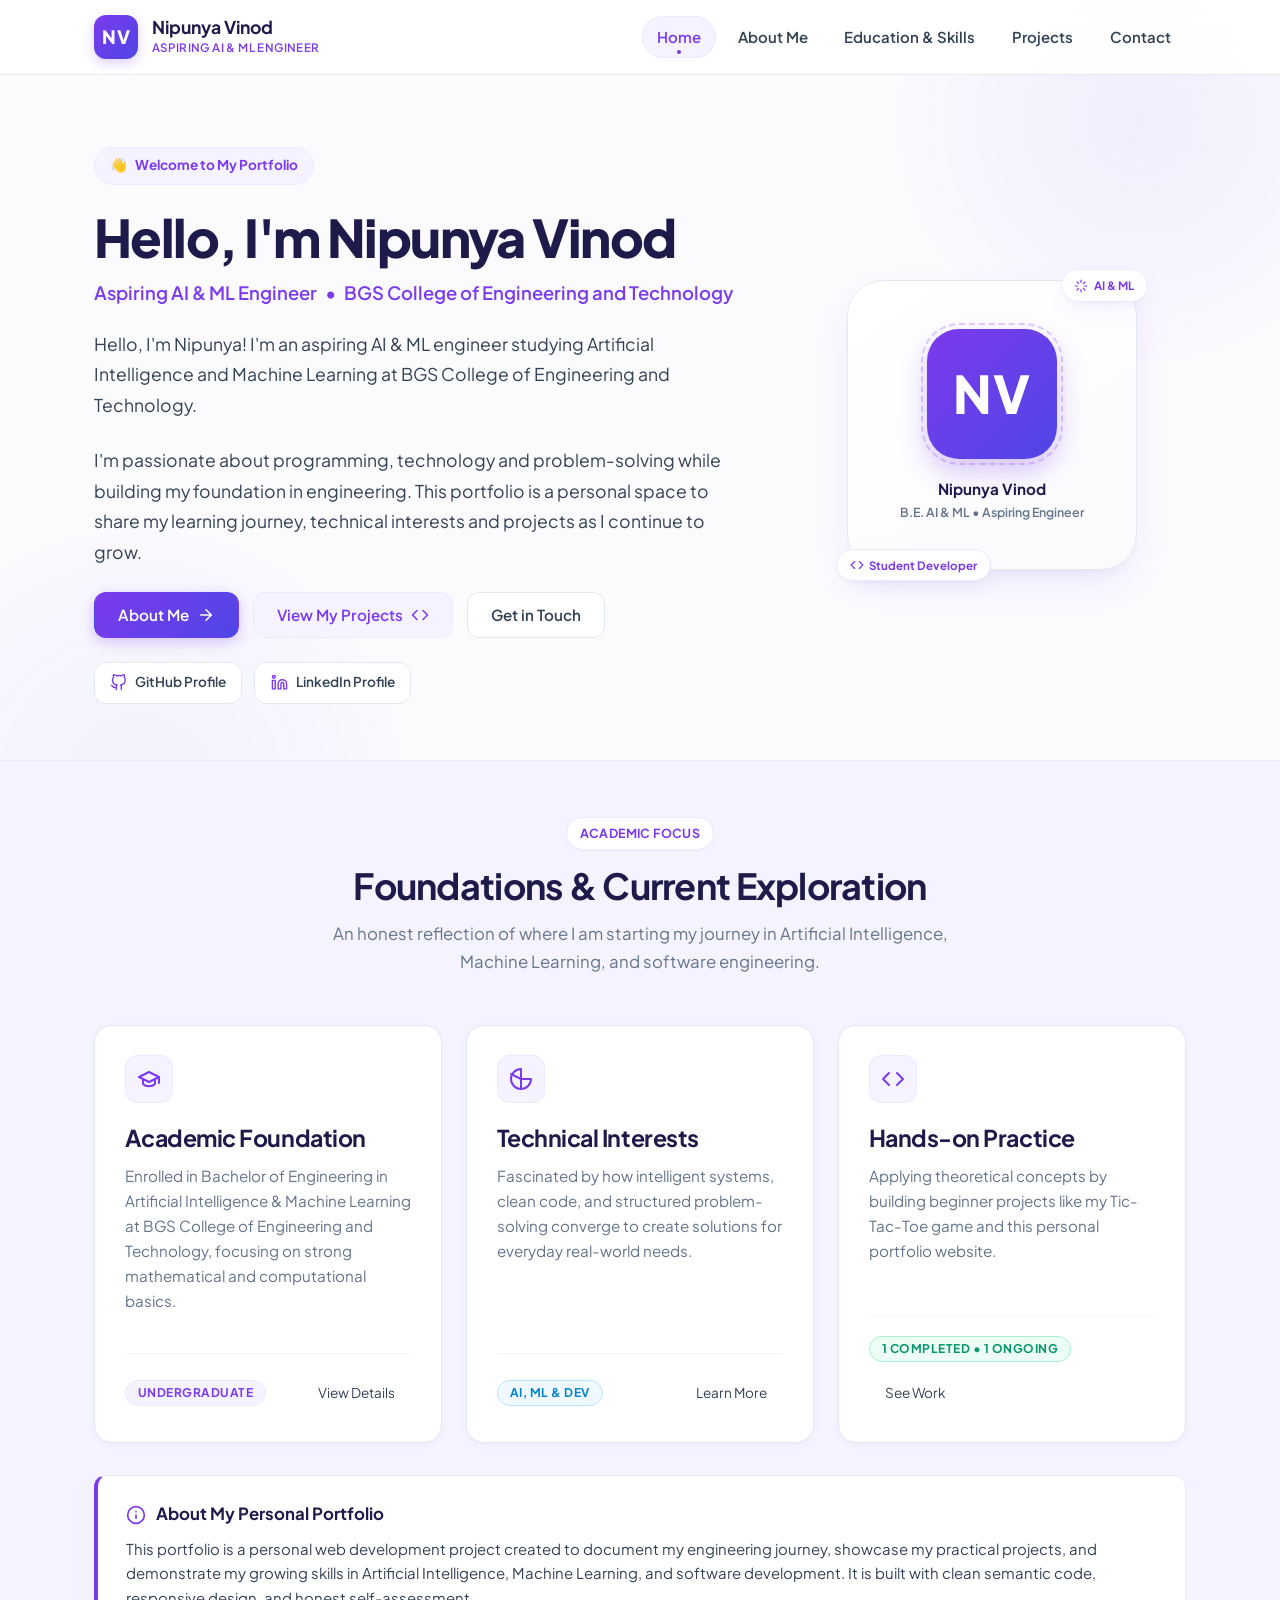
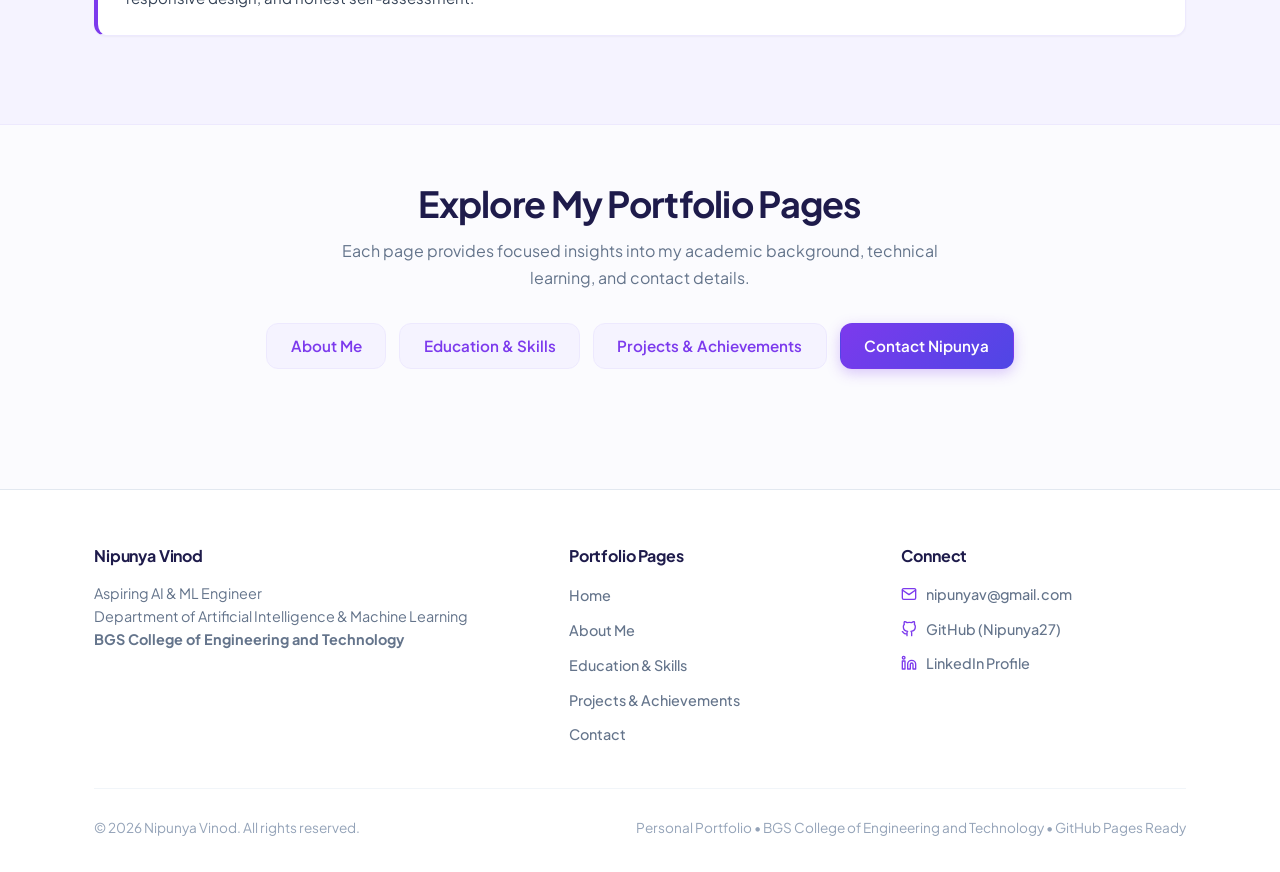
<file: index.html>
<!DOCTYPE html>
<html lang="en">
<head>
  <meta charset="UTF-8">
  <meta name="viewport" content="width=device-width, initial-scale=1.0">
  <meta name="description" content="Personal Portfolio of Nipunya Vinod, Aspiring AI &amp; ML Engineer at BGS College of Engineering and Technology.">
  <meta name="keywords" content="Nipunya Vinod, BGS College of Engineering and Technology, Artificial Intelligence, Machine Learning, Portfolio, Software Development">
  <meta name="author" content="Nipunya Vinod">
  <title>Nipunya Vinod | Aspiring AI &amp; ML Engineer Portfolio</title>
  
  <!-- Favicon -->
  <link rel="icon" type="image/svg+xml" href="images/favicon.svg">

  <!-- Google Fonts: Plus Jakarta Sans -->
  <link rel="preconnect" href="https://fonts.googleapis.com">
  <link rel="preconnect" href="https://fonts.gstatic.com" crossorigin>
  <link href="https://fonts.googleapis.com/css2?family=Plus+Jakarta+Sans:wght@400;500;600;700;800&display=swap" rel="stylesheet">

  <!-- Stylesheet -->
  <link rel="stylesheet" href="css/style.css">
</head>
<body>

  <!-- Site Header & Shared Navigation Bar -->
  <header class="site-header" id="siteHeader">
    <div class="container nav-container">
      <a href="index.html" class="brand" aria-label="Nipunya Vinod Home">
        <div class="brand-monogram">NV</div>
        <div class="brand-text">
          <span class="brand-name">Nipunya Vinod</span>
          <span class="brand-tag">Aspiring AI &amp; ML Engineer</span>
        </div>
      </a>

      <!-- Mobile Hamburger Toggle -->
      <button class="nav-toggle" id="navToggle" aria-label="Toggle navigation menu" aria-expanded="false" aria-controls="navMenu">
        <svg class="menu-icon" xmlns="http://www.w3.org/2000/svg" width="24" height="24" viewBox="0 0 24 24" fill="none" stroke="currentColor" stroke-width="2" stroke-linecap="round" stroke-linejoin="round">
          <line x1="3" y1="12" x2="21" y2="12"></line>
          <line x1="3" y1="6" x2="21" y2="6"></line>
          <line x1="3" y1="18" x2="21" y2="18"></line>
        </svg>
        <svg class="close-icon" style="display:none;" xmlns="http://www.w3.org/2000/svg" width="24" height="24" viewBox="0 0 24 24" fill="none" stroke="currentColor" stroke-width="2" stroke-linecap="round" stroke-linejoin="round">
          <line x1="18" y1="6" x2="6" y2="18"></line>
          <line x1="6" y1="6" x2="18" y2="18"></line>
        </svg>
      </button>

      <!-- Navigation Links -->
      <nav>
        <ul class="nav-menu" id="navMenu">
          <li><a href="index.html" class="nav-link active">Home</a></li>
          <li><a href="about.html" class="nav-link">About Me</a></li>
          <li><a href="education.html" class="nav-link">Education &amp; Skills</a></li>
          <li><a href="projects.html" class="nav-link">Projects</a></li>
          <li><a href="contact.html" class="nav-link">Contact</a></li>
        </ul>
      </nav>
    </div>
  </header>

  <!-- Main Content Area -->
  <main class="main-content" id="mainContent">
    
    <!-- Hero Section -->
    <section class="hero" id="homeHero">
      <div class="container">
        <div class="hero-grid">
          
          <!-- Hero Text Content -->
          <div class="hero-content">
            <div class="hero-greeting-badge">
              <span>👋</span> Welcome to My Portfolio
            </div>
            
            <h1 class="hero-title">Hello, I'm Nipunya Vinod</h1>
            
            <div class="hero-affiliation">
              <span>Aspiring AI &amp; ML Engineer</span>
              <span>&bull;</span>
              <span>BGS College of Engineering and Technology</span>
            </div>

            <p class="hero-intro-text">
              Hello, I'm Nipunya! I'm an aspiring AI &amp; ML engineer studying Artificial Intelligence and Machine Learning at BGS College of Engineering and Technology.
            </p>

            <p class="hero-intro-text">
              I'm passionate about programming, technology and problem-solving while building my foundation in engineering. This portfolio is a personal space to share my learning journey, technical interests and projects as I continue to grow.
            </p>

            <!-- Primary Navigation Actions -->
            <div class="btn-group">
              <a href="about.html" class="btn btn-primary" id="btnAboutMe">
                <span>About Me</span>
                <svg xmlns="http://www.w3.org/2000/svg" width="18" height="18" viewBox="0 0 24 24" fill="none" stroke="currentColor" stroke-width="2" stroke-linecap="round" stroke-linejoin="round">
                  <path d="M5 12h14"></path>
                  <path d="m12 5 7 7-7 7"></path>
                </svg>
              </a>
              <a href="projects.html" class="btn btn-secondary" id="btnProjects">
                <span>View My Projects</span>
                <svg xmlns="http://www.w3.org/2000/svg" width="18" height="18" viewBox="0 0 24 24" fill="none" stroke="currentColor" stroke-width="2" stroke-linecap="round" stroke-linejoin="round">
                  <polyline points="16 18 22 12 16 6"></polyline>
                  <polyline points="8 6 2 12 8 18"></polyline>
                </svg>
              </a>
              <a href="contact.html" class="btn btn-outline" id="btnContact">
                <span>Get in Touch</span>
              </a>
            </div>

            <!-- Verified Social Profiles -->
            <div class="social-links" id="homeSocialLinks">
              <a href="https://github.com/Nipunya27" target="_blank" rel="noopener noreferrer" class="social-link-btn" id="linkGithub">
                <svg xmlns="http://www.w3.org/2000/svg" width="18" height="18" viewBox="0 0 24 24" fill="none" stroke="currentColor" stroke-width="2" stroke-linecap="round" stroke-linejoin="round">
                  <path d="M9 19c-5 1.5-5-2.5-7-3m14 6v-3.87a3.37 3.37 0 0 0-.94-2.61c3.14-.35 6.44-1.54 6.44-7A5.44 5.44 0 0 0 20 4.77 5.07 5.07 0 0 0 19.91 1S18.73.65 16 2.48a13.38 13.38 0 0 0-7 0C6.27.65 5.09 1 5.09 1A5.07 5.07 0 0 0 5 4.77a5.44 5.44 0 0 0-1.5 3.78c0 5.42 3.3 6.61 6.44 7A3.37 3.37 0 0 0 9 18.13V22"></path>
                </svg>
                <span>GitHub Profile</span>
              </a>

              <a href="https://www.linkedin.com/in/nipunya-vinod-721294448?utm_source=share_via&utm_content=profile&utm_medium=member_android" target="_blank" rel="noopener noreferrer" class="social-link-btn" id="linkLinkedIn">
                <svg xmlns="http://www.w3.org/2000/svg" width="18" height="18" viewBox="0 0 24 24" fill="none" stroke="currentColor" stroke-width="2" stroke-linecap="round" stroke-linejoin="round">
                  <path d="M16 8a6 6 0 0 1 6 6v7h-4v-7a2 2 0 0 0-2-2 2 2 0 0 0-2 2v7h-4v-7a6 6 0 0 1 6-6z"></path>
                  <rect x="2" y="9" width="4" height="12"></rect>
                  <circle cx="4" cy="4" r="2"></circle>
                </svg>
                <span>LinkedIn Profile</span>
              </a>
            </div>

          </div>

          <!-- Minimalist Graphic / Monogram (Strictly No Photo) -->
          <div class="hero-visual" aria-hidden="true">
            <div class="monogram-card">
              <span class="monogram-pill-floating pill-top-right">
                <svg xmlns="http://www.w3.org/2000/svg" width="14" height="14" viewBox="0 0 24 24" fill="none" stroke="currentColor" stroke-width="2" stroke-linecap="round" stroke-linejoin="round"><path d="M12 2v4M12 18v4M4.93 4.93l2.83 2.83M16.24 16.24l2.83 2.83M2 12h4M18 12h4M4.93 19.07l2.83-2.83M16.24 7.76l2.83-2.83"/></svg>
                AI &amp; ML
              </span>

              <div class="monogram-circle">
                <span>NV</span>
              </div>

              <div class="monogram-caption">Nipunya Vinod</div>
              <div class="monogram-sub">B.E. AI &amp; ML &bull; Aspiring Engineer</div>

              <span class="monogram-pill-floating pill-bottom-left">
                <svg xmlns="http://www.w3.org/2000/svg" width="14" height="14" viewBox="0 0 24 24" fill="none" stroke="currentColor" stroke-width="2" stroke-linecap="round" stroke-linejoin="round"><polyline points="16 18 22 12 16 6"></polyline><polyline points="8 6 2 12 8 18"></polyline></svg>
                Student Developer
              </span>
            </div>
          </div>

        </div>
      </div>
    </section>

    <!-- Overview & Foundations Section -->
    <section class="section section-alt" id="overviewSection">
      <div class="container">
        
        <div class="section-header">
          <div class="page-banner-badge">Academic Focus</div>
          <h2 class="section-title">Foundations &amp; Current Exploration</h2>
          <p class="section-subtitle">
            An honest reflection of where I am starting my journey in Artificial Intelligence, Machine Learning, and software engineering.
          </p>
        </div>

        <div class="cards-grid-3">
          
          <!-- Card 1: Academic Institution -->
          <div class="card" id="cardAcademic">
            <div class="card-icon">
              <svg xmlns="http://www.w3.org/2000/svg" width="24" height="24" viewBox="0 0 24 24" fill="none" stroke="currentColor" stroke-width="2" stroke-linecap="round" stroke-linejoin="round">
                <path d="M22 10v6M2 10l10-5 10 5-10 5z"></path>
                <path d="M6 12v5c3 3 9 3 12 0v-5"></path>
              </svg>
            </div>
            <h3 class="card-title">Academic Foundation</h3>
            <p class="card-text">
              Enrolled in Bachelor of Engineering in Artificial Intelligence &amp; Machine Learning at BGS College of Engineering and Technology, focusing on strong mathematical and computational basics.
            </p>
            <div class="card-footer">
              <span class="badge badge-purple">Undergraduate</span>
              <a href="education.html" class="btn-sm btn-outline">View Details</a>
            </div>
          </div>

          <!-- Card 2: Core Interests -->
          <div class="card" id="cardInterests">
            <div class="card-icon">
              <svg xmlns="http://www.w3.org/2000/svg" width="24" height="24" viewBox="0 0 24 24" fill="none" stroke="currentColor" stroke-width="2" stroke-linecap="round" stroke-linejoin="round">
                <path d="M12 2a10 10 0 1 0 10 10H12V2z"></path>
                <path d="M12 12 2.1 7.1"></path>
                <path d="M12 12v10"></path>
              </svg>
            </div>
            <h3 class="card-title">Technical Interests</h3>
            <p class="card-text">
              Fascinated by how intelligent systems, clean code, and structured problem-solving converge to create solutions for everyday real-world needs.
            </p>
            <div class="card-footer">
              <span class="badge badge-blue">AI, ML &amp; Dev</span>
              <a href="about.html" class="btn-sm btn-outline">Learn More</a>
            </div>
          </div>

          <!-- Card 3: Hands-on Learning -->
          <div class="card" id="cardHandsOn">
            <div class="card-icon">
              <svg xmlns="http://www.w3.org/2000/svg" width="24" height="24" viewBox="0 0 24 24" fill="none" stroke="currentColor" stroke-width="2" stroke-linecap="round" stroke-linejoin="round">
                <polyline points="16 18 22 12 16 6"></polyline>
                <polyline points="8 6 2 12 8 18"></polyline>
              </svg>
            </div>
            <h3 class="card-title">Hands-on Practice</h3>
            <p class="card-text">
              Applying theoretical concepts by building beginner projects like my Tic-Tac-Toe game and this personal portfolio website.
            </p>
            <div class="card-footer">
              <span class="badge badge-completed">1 Completed &bull; 1 Ongoing</span>
              <a href="projects.html" class="btn-sm btn-outline">See Work</a>
            </div>
          </div>

        </div>

        <!-- Personal Portfolio Purpose Box -->
        <div class="callout-box" id="portfolioPurposeCallout">
          <div class="callout-header">
            <svg xmlns="http://www.w3.org/2000/svg" width="20" height="20" viewBox="0 0 24 24" fill="none" stroke="currentColor" stroke-width="2" stroke-linecap="round" stroke-linejoin="round">
              <circle cx="12" cy="12" r="10"></circle>
              <line x1="12" y1="16" x2="12" y2="12"></line>
              <line x1="12" y1="8" x2="12.01" y2="8"></line>
            </svg>
            <span>About My Personal Portfolio</span>
          </div>
          <p class="callout-text">
            This portfolio is a personal web development project created to document my engineering journey, showcase my practical projects, and demonstrate my growing skills in Artificial Intelligence, Machine Learning, and software development. It is built with clean semantic code, responsive design, and honest self-assessment.
          </p>
        </div>

      </div>
    </section>

    <!-- Quick Navigation Call to Action -->
    <section class="section" id="quickNavCta">
      <div class="container text-center" style="text-align: center;">
        <h2 style="margin-bottom: 0.75rem;">Explore My Portfolio Pages</h2>
        <p class="text-muted" style="max-width: 600px; margin: 0 auto 2rem auto;">
          Each page provides focused insights into my academic background, technical learning, and contact details.
        </p>

        <div class="btn-group" style="justify-content: center;">
          <a href="about.html" class="btn btn-secondary">About Me</a>
          <a href="education.html" class="btn btn-secondary">Education &amp; Skills</a>
          <a href="projects.html" class="btn btn-secondary">Projects &amp; Achievements</a>
          <a href="contact.html" class="btn btn-primary">Contact Nipunya</a>
        </div>
      </div>
    </section>

  </main>

  <!-- Shared Site Footer -->
  <footer class="site-footer" id="siteFooter">
    <div class="container">
      <div class="footer-grid">
        
        <!-- Col 1: About & College Info -->
        <div class="footer-col footer-about">
          <h4>Nipunya Vinod</h4>
          <p>
            Aspiring AI &amp; ML Engineer<br>
            Department of Artificial Intelligence &amp; Machine Learning<br>
            <strong>BGS College of Engineering and Technology</strong>
          </p>
        </div>

        <!-- Col 2: Navigation Links -->
        <div class="footer-col">
          <h4>Portfolio Pages</h4>
          <ul class="footer-nav-list">
            <li><a href="index.html">Home</a></li>
            <li><a href="about.html">About Me</a></li>
            <li><a href="education.html">Education &amp; Skills</a></li>
            <li><a href="projects.html">Projects &amp; Achievements</a></li>
            <li><a href="contact.html">Contact</a></li>
          </ul>
        </div>

        <!-- Col 3: Verified Connections -->
        <div class="footer-col">
          <h4>Connect</h4>
          <div class="footer-social-links">
            <a href="mailto:nipunyav@gmail.com" class="footer-social-item">
              <svg xmlns="http://www.w3.org/2000/svg" width="16" height="16" viewBox="0 0 24 24" fill="none" stroke="currentColor" stroke-width="2" stroke-linecap="round" stroke-linejoin="round">
                <path d="M4 4h16c1.1 0 2 .9 2 2v12c0 1.1-.9 2-2 2H4c-1.1 0-2-.9-2-2V6c0-1.1.9-2 2-2z"></path>
                <polyline points="22,6 12,13 2,6"></polyline>
              </svg>
              <span>nipunyav@gmail.com</span>
            </a>

            <a href="https://github.com/Nipunya27" target="_blank" rel="noopener noreferrer" class="footer-social-item">
              <svg xmlns="http://www.w3.org/2000/svg" width="16" height="16" viewBox="0 0 24 24" fill="none" stroke="currentColor" stroke-width="2" stroke-linecap="round" stroke-linejoin="round">
                <path d="M9 19c-5 1.5-5-2.5-7-3m14 6v-3.87a3.37 3.37 0 0 0-.94-2.61c3.14-.35 6.44-1.54 6.44-7A5.44 5.44 0 0 0 20 4.77 5.07 5.07 0 0 0 19.91 1S18.73.65 16 2.48a13.38 13.38 0 0 0-7 0C6.27.65 5.09 1 5.09 1A5.07 5.07 0 0 0 5 4.77a5.44 5.44 0 0 0-1.5 3.78c0 5.42 3.3 6.61 6.44 7A3.37 3.37 0 0 0 9 18.13V22"></path>
              </svg>
              <span>GitHub (Nipunya27)</span>
            </a>

            <a href="https://www.linkedin.com/in/nipunya-vinod-721294448?utm_source=share_via&utm_content=profile&utm_medium=member_android" target="_blank" rel="noopener noreferrer" class="footer-social-item">
              <svg xmlns="http://www.w3.org/2000/svg" width="16" height="16" viewBox="0 0 24 24" fill="none" stroke="currentColor" stroke-width="2" stroke-linecap="round" stroke-linejoin="round">
                <path d="M16 8a6 6 0 0 1 6 6v7h-4v-7a2 2 0 0 0-2-2 2 2 0 0 0-2 2v7h-4v-7a6 6 0 0 1 6-6z"></path>
                <rect x="2" y="9" width="4" height="12"></rect>
                <circle cx="4" cy="4" r="2"></circle>
              </svg>
              <span>LinkedIn Profile</span>
            </a>
          </div>
        </div>

      </div>

      <!-- Bottom Bar -->
      <div class="footer-bottom">
        <div>
          &copy; <span class="current-year">2025</span> Nipunya Vinod. All rights reserved.
        </div>
        <div>
          Personal Portfolio &bull; BGS College of Engineering and Technology &bull; GitHub Pages Ready
        </div>
      </div>
    </div>
  </footer>

  <!-- JavaScript File -->
  <script src="js/script.js"></script>
</body>
</html>
</file>
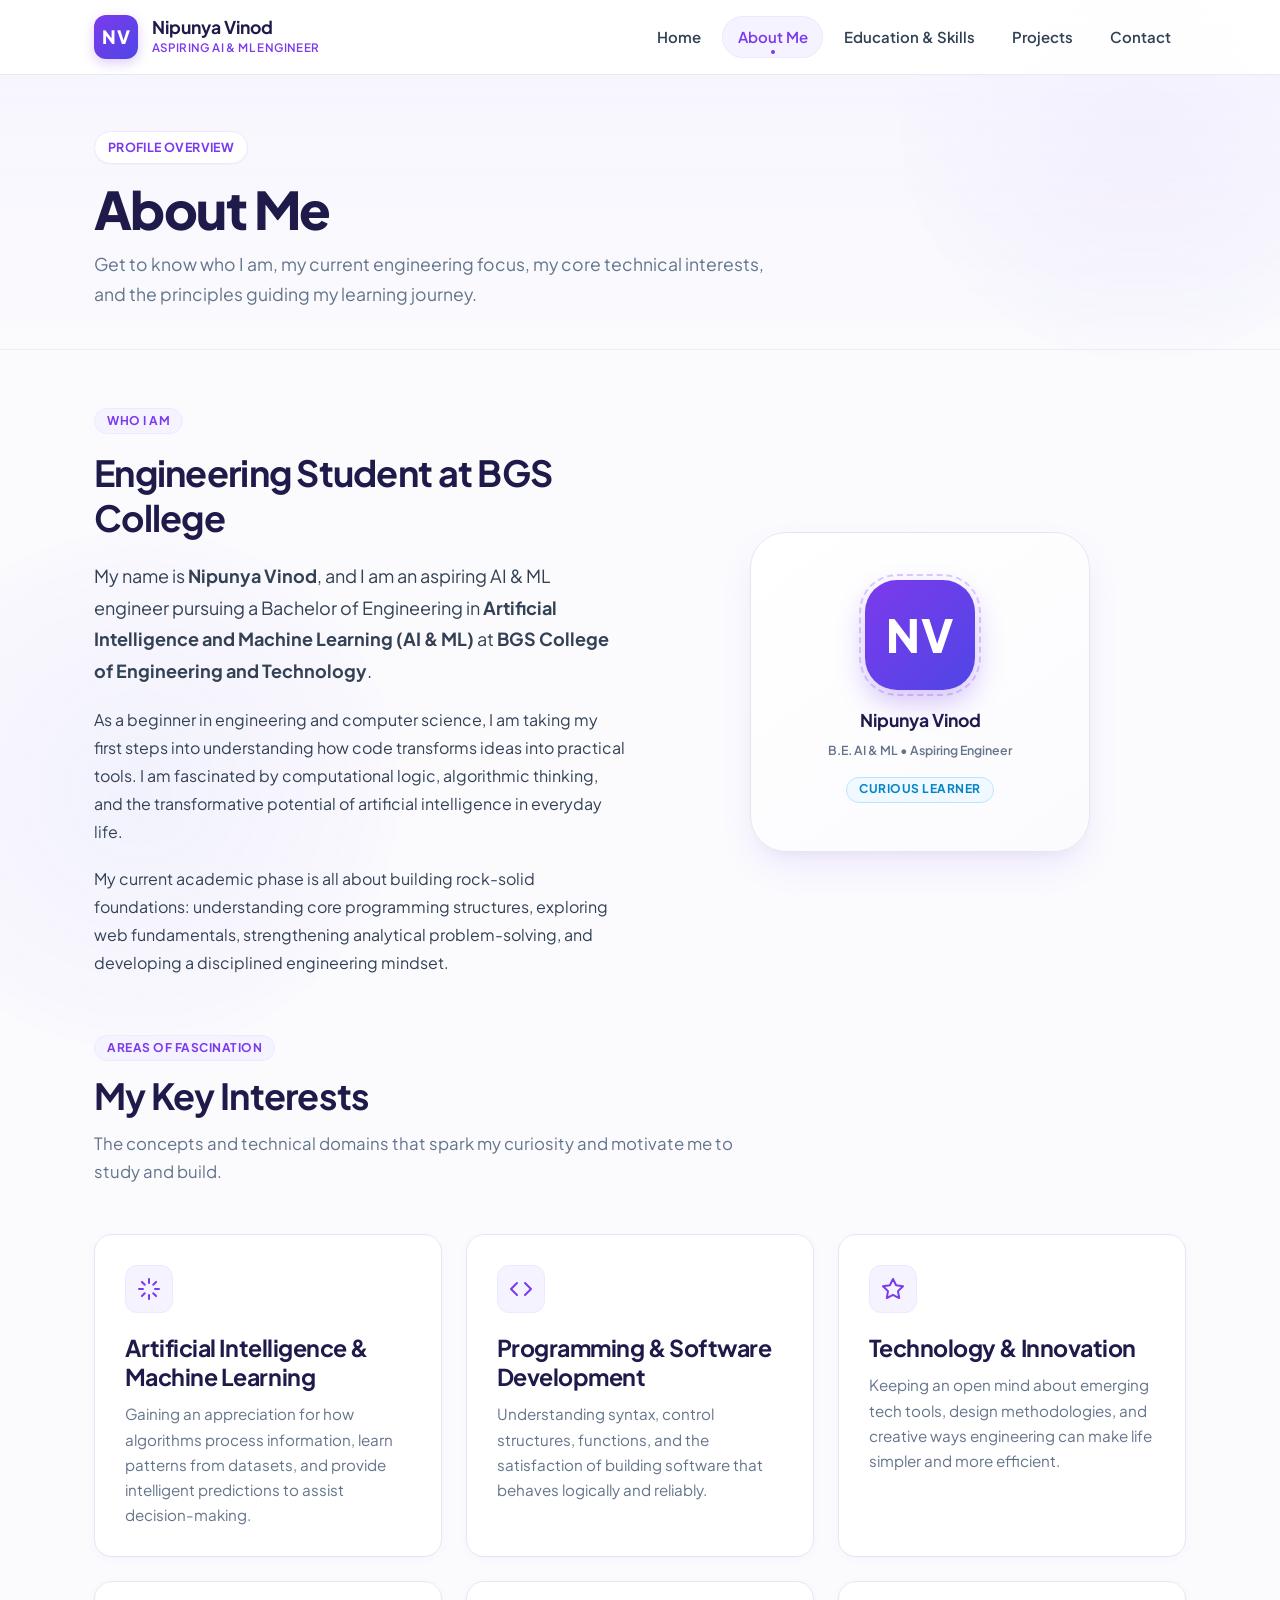
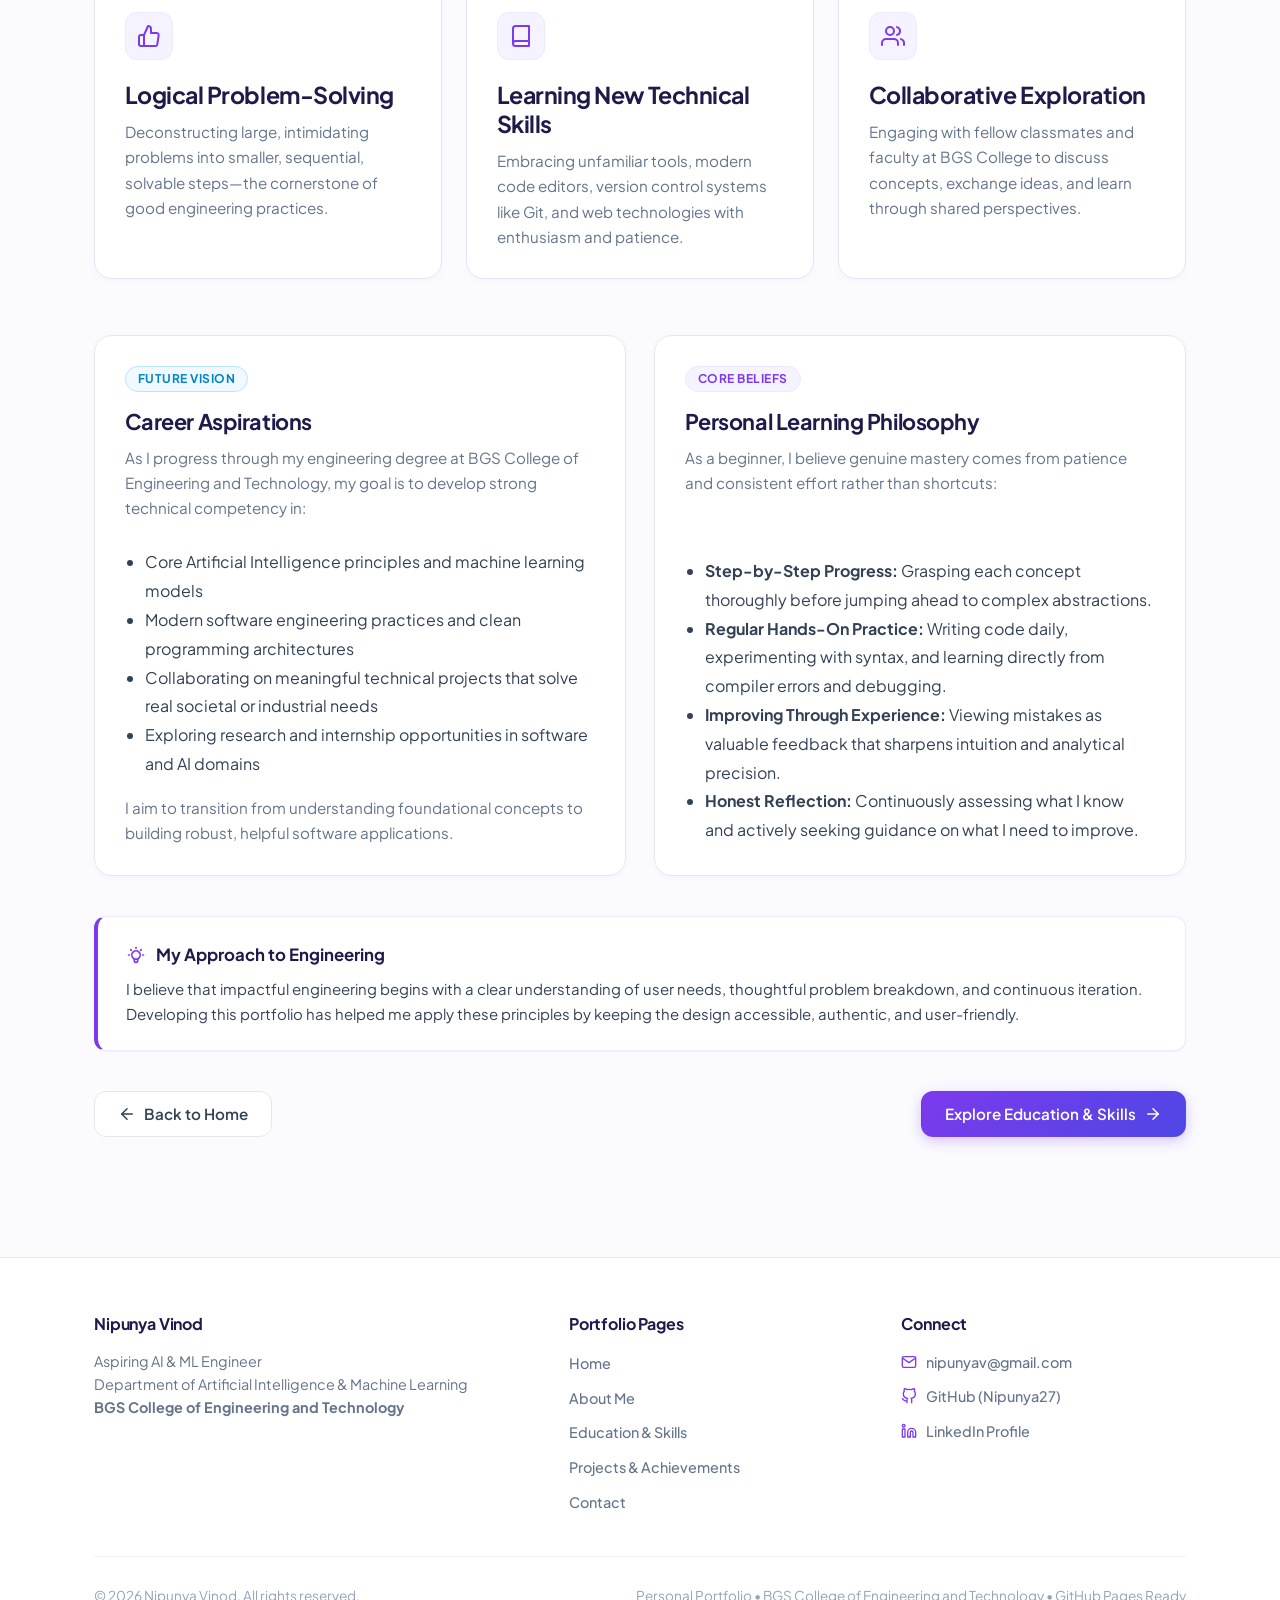
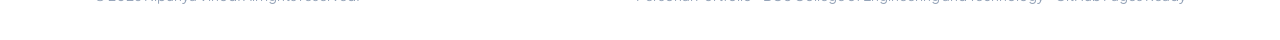
<file: about.html>
<!DOCTYPE html>
<html lang="en">
<head>
  <meta charset="UTF-8">
  <meta name="viewport" content="width=device-width, initial-scale=1.0">
  <meta name="description" content="About Nipunya Vinod - Aspiring AI &amp; ML Engineer at BGS College of Engineering and Technology. Interests, career aspirations, and learning philosophy.">
  <meta name="keywords" content="Nipunya Vinod, About Me, Artificial Intelligence, Machine Learning, BGS College, Aspiring Engineer, Portfolio">
  <meta name="author" content="Nipunya Vinod">
  <title>About Me | Nipunya Vinod</title>
  
  <!-- Favicon -->
  <link rel="icon" type="image/svg+xml" href="images/favicon.svg">

  <!-- Google Fonts: Plus Jakarta Sans -->
  <link rel="preconnect" href="https://fonts.googleapis.com">
  <link rel="preconnect" href="https://fonts.gstatic.com" crossorigin>
  <link href="https://fonts.googleapis.com/css2?family=Plus+Jakarta+Sans:wght@400;500;600;700;800&display=swap" rel="stylesheet">

  <!-- Stylesheet -->
  <link rel="stylesheet" href="css/style.css">
</head>
<body>

  <!-- Site Header & Shared Navigation Bar -->
  <header class="site-header" id="siteHeader">
    <div class="container nav-container">
      <a href="index.html" class="brand" aria-label="Nipunya Vinod Home">
        <div class="brand-monogram">NV</div>
        <div class="brand-text">
          <span class="brand-name">Nipunya Vinod</span>
          <span class="brand-tag">Aspiring AI &amp; ML Engineer</span>
        </div>
      </a>

      <!-- Mobile Hamburger Toggle -->
      <button class="nav-toggle" id="navToggle" aria-label="Toggle navigation menu" aria-expanded="false" aria-controls="navMenu">
        <svg class="menu-icon" xmlns="http://www.w3.org/2000/svg" width="24" height="24" viewBox="0 0 24 24" fill="none" stroke="currentColor" stroke-width="2" stroke-linecap="round" stroke-linejoin="round">
          <line x1="3" y1="12" x2="21" y2="12"></line>
          <line x1="3" y1="6" x2="21" y2="6"></line>
          <line x1="3" y1="18" x2="21" y2="18"></line>
        </svg>
        <svg class="close-icon" style="display:none;" xmlns="http://www.w3.org/2000/svg" width="24" height="24" viewBox="0 0 24 24" fill="none" stroke="currentColor" stroke-width="2" stroke-linecap="round" stroke-linejoin="round">
          <line x1="18" y1="6" x2="6" y2="18"></line>
          <line x1="6" y1="6" x2="18" y2="18"></line>
        </svg>
      </button>

      <!-- Navigation Links -->
      <nav>
        <ul class="nav-menu" id="navMenu">
          <li><a href="index.html" class="nav-link">Home</a></li>
          <li><a href="about.html" class="nav-link active">About Me</a></li>
          <li><a href="education.html" class="nav-link">Education &amp; Skills</a></li>
          <li><a href="projects.html" class="nav-link">Projects</a></li>
          <li><a href="contact.html" class="nav-link">Contact</a></li>
        </ul>
      </nav>
    </div>
  </header>

  <!-- Main Content Area -->
  <main class="main-content" id="mainContent">

    <!-- Page Banner -->
    <section class="page-banner" id="aboutBanner">
      <div class="container">
        <div class="page-banner-badge">Profile Overview</div>
        <h1 class="page-banner-title">About Me</h1>
        <p class="page-banner-subtitle">
          Get to know who I am, my current engineering focus, my core technical interests, and the principles guiding my learning journey.
        </p>
      </div>
    </section>

    <!-- Section 1: Introduction -->
    <section class="section" style="padding-top: 1rem;" id="introSection">
      <div class="container">
        <div class="cards-grid-2" style="align-items: center; margin-bottom: 3.5rem;">
          
          <div>
            <div class="badge badge-purple" style="margin-bottom: 1rem;">Who I Am</div>
            <h2 style="margin-bottom: 1.25rem;">Engineering Student at BGS College</h2>
            
            <p class="lead-text" style="margin-bottom: 1.2rem;">
              My name is <strong>Nipunya Vinod</strong>, and I am an aspiring AI &amp; ML engineer pursuing a Bachelor of Engineering in <strong>Artificial Intelligence and Machine Learning (AI &amp; ML)</strong> at <strong>BGS College of Engineering and Technology</strong>.
            </p>
            
            <p style="color: var(--text-body); line-height: 1.75; margin-bottom: 1.2rem;">
              As a beginner in engineering and computer science, I am taking my first steps into understanding how code transforms ideas into practical tools. I am fascinated by computational logic, algorithmic thinking, and the transformative potential of artificial intelligence in everyday life.
            </p>

            <p style="color: var(--text-body); line-height: 1.75;">
              My current academic phase is all about building rock-solid foundations: understanding core programming structures, exploring web fundamentals, strengthening analytical problem-solving, and developing a disciplined engineering mindset.
            </p>
          </div>

          <!-- Decorative Graphic Monogram Card (Strictly No Photo) -->
          <div style="display: flex; justify-content: center;">
            <div class="monogram-card" style="width: 100%; max-width: 340px; height: 320px;">
              <div class="monogram-circle" style="width: 110px; height: 110px; font-size: 2.85rem; margin-bottom: 1rem;">
                NV
              </div>
              <div class="monogram-caption" style="font-size: 1.1rem;">Nipunya Vinod</div>
              <div class="monogram-sub" style="margin-top: 0.25rem;">B.E. AI &amp; ML &bull; Aspiring Engineer</div>
              <div style="margin-top: 0.85rem;">
                <span class="badge badge-blue">Curious Learner</span>
              </div>
            </div>
          </div>

        </div>

        <!-- Section 2: Core Interests -->
        <div class="section-header text-left" id="interestsHeader">
          <div class="badge badge-purple" style="margin-bottom: 0.75rem;">Areas of Fascination</div>
          <h2>My Key Interests</h2>
          <p class="section-subtitle">
            The concepts and technical domains that spark my curiosity and motivate me to study and build.
          </p>
        </div>

        <div class="cards-grid-3" id="interestsGrid" style="margin-bottom: 3.5rem;">
          
          <!-- Interest 1: AI & ML -->
          <div class="card">
            <div class="card-icon">
              <svg xmlns="http://www.w3.org/2000/svg" width="24" height="24" viewBox="0 0 24 24" fill="none" stroke="currentColor" stroke-width="2" stroke-linecap="round" stroke-linejoin="round">
                <path d="M12 2v4M12 18v4M4.93 4.93l2.83 2.83M16.24 16.24l2.83 2.83M2 12h4M18 12h4M4.93 19.07l2.83-2.83M16.24 7.76l2.83-2.83"/>
              </svg>
            </div>
            <h3 class="card-title">Artificial Intelligence &amp; Machine Learning</h3>
            <p class="card-text">
              Gaining an appreciation for how algorithms process information, learn patterns from datasets, and provide intelligent predictions to assist decision-making.
            </p>
          </div>

          <!-- Interest 2: Software Development -->
          <div class="card">
            <div class="card-icon">
              <svg xmlns="http://www.w3.org/2000/svg" width="24" height="24" viewBox="0 0 24 24" fill="none" stroke="currentColor" stroke-width="2" stroke-linecap="round" stroke-linejoin="round">
                <polyline points="16 18 22 12 16 6"></polyline>
                <polyline points="8 6 2 12 8 18"></polyline>
              </svg>
            </div>
            <h3 class="card-title">Programming &amp; Software Development</h3>
            <p class="card-text">
              Understanding syntax, control structures, functions, and the satisfaction of building software that behaves logically and reliably.
            </p>
          </div>

          <!-- Interest 3: Technology & Innovation -->
          <div class="card">
            <div class="card-icon">
              <svg xmlns="http://www.w3.org/2000/svg" width="24" height="24" viewBox="0 0 24 24" fill="none" stroke="currentColor" stroke-width="2" stroke-linecap="round" stroke-linejoin="round">
                <polygon points="12 2 15.09 8.26 22 9.27 17 14.14 18.18 21.02 12 17.77 5.82 21.02 7 14.14 2 9.27 8.91 8.26 12 2"></polygon>
              </svg>
            </div>
            <h3 class="card-title">Technology &amp; Innovation</h3>
            <p class="card-text">
              Keeping an open mind about emerging tech tools, design methodologies, and creative ways engineering can make life simpler and more efficient.
            </p>
          </div>

          <!-- Interest 4: Problem-Solving -->
          <div class="card">
            <div class="card-icon">
              <svg xmlns="http://www.w3.org/2000/svg" width="24" height="24" viewBox="0 0 24 24" fill="none" stroke="currentColor" stroke-width="2" stroke-linecap="round" stroke-linejoin="round">
                <path d="M14 9V5a3 3 0 0 0-3-3l-4 9v11h11.28a2 2 0 0 0 2-1.7l1.38-9a2 2 0 0 0-2-2.3zM7 22H4a2 2 0 0 1-2-2v-7a2 2 0 0 1 2-2h3"></path>
              </svg>
            </div>
            <h3 class="card-title">Logical Problem-Solving</h3>
            <p class="card-text">
              Deconstructing large, intimidating problems into smaller, sequential, solvable steps—the cornerstone of good engineering practices.
            </p>
          </div>

          <!-- Interest 5: Learning New Technical Skills -->
          <div class="card">
            <div class="card-icon">
              <svg xmlns="http://www.w3.org/2000/svg" width="24" height="24" viewBox="0 0 24 24" fill="none" stroke="currentColor" stroke-width="2" stroke-linecap="round" stroke-linejoin="round">
                <path d="M4 19.5A2.5 2.5 0 0 1 6.5 17H20"></path>
                <path d="M6.5 2H20v20H6.5A2.5 2.5 0 0 1 4 19.5v-15A2.5 2.5 0 0 1 6.5 2z"></path>
              </svg>
            </div>
            <h3 class="card-title">Learning New Technical Skills</h3>
            <p class="card-text">
              Embracing unfamiliar tools, modern code editors, version control systems like Git, and web technologies with enthusiasm and patience.
            </p>
          </div>

          <!-- Card 6: Academic Collaboration -->
          <div class="card">
            <div class="card-icon">
              <svg xmlns="http://www.w3.org/2000/svg" width="24" height="24" viewBox="0 0 24 24" fill="none" stroke="currentColor" stroke-width="2" stroke-linecap="round" stroke-linejoin="round">
                <path d="M17 21v-2a4 4 0 0 0-4-4H5a4 4 0 0 0-4 4v2"></path>
                <circle cx="9" cy="7" r="4"></circle>
                <path d="M23 21v-2a4 4 0 0 0-3-3.87"></path>
                <path d="M16 3.13a4 4 0 0 1 0 7.75"></path>
              </svg>
            </div>
            <h3 class="card-title">Collaborative Exploration</h3>
            <p class="card-text">
              Engaging with fellow classmates and faculty at BGS College to discuss concepts, exchange ideas, and learn through shared perspectives.
            </p>
          </div>

        </div>

        <!-- Section 3 & 4: Career Aspirations & Learning Philosophy -->
        <div class="cards-grid-2" style="margin-bottom: 2.5rem;">
          
          <!-- Career Aspirations -->
          <div class="card" id="aspirationsCard">
            <div class="badge badge-blue" style="align-self: flex-start; margin-bottom: 1rem;">Future Vision</div>
            <h3 class="card-title" style="font-size: 1.35rem;">Career Aspirations</h3>
            <p class="card-text">
              As I progress through my engineering degree at BGS College of Engineering and Technology, my goal is to develop strong technical competency in:
            </p>
            <ul style="padding-left: 1.25rem; margin-top: 0.75rem; color: var(--text-body); line-height: 1.8;">
              <li>Core Artificial Intelligence principles and machine learning models</li>
              <li>Modern software engineering practices and clean programming architectures</li>
              <li>Collaborating on meaningful technical projects that solve real societal or industrial needs</li>
              <li>Exploring research and internship opportunities in software and AI domains</li>
            </ul>
            <p class="card-text" style="margin-top: 1rem;">
              I aim to transition from understanding foundational concepts to building robust, helpful software applications.
            </p>
          </div>

          <!-- Personal Learning Philosophy -->
          <div class="card" id="philosophyCard">
            <div class="badge badge-purple" style="align-self: flex-start; margin-bottom: 1rem;">Core Beliefs</div>
            <h3 class="card-title" style="font-size: 1.35rem;">Personal Learning Philosophy</h3>
            <p class="card-text">
              As a beginner, I believe genuine mastery comes from patience and consistent effort rather than shortcuts:
            </p>
            <ul style="padding-left: 1.25rem; margin-top: 0.75rem; color: var(--text-body); line-height: 1.8;">
              <li><strong>Step-by-Step Progress:</strong> Grasping each concept thoroughly before jumping ahead to complex abstractions.</li>
              <li><strong>Regular Hands-On Practice:</strong> Writing code daily, experimenting with syntax, and learning directly from compiler errors and debugging.</li>
              <li><strong>Improving Through Experience:</strong> Viewing mistakes as valuable feedback that sharpens intuition and analytical precision.</li>
              <li><strong>Honest Reflection:</strong> Continuously assessing what I know and actively seeking guidance on what I need to improve.</li>
            </ul>
          </div>

        </div>

        <!-- Engineering Approach & Mindset -->
        <div class="callout-box" id="engineeringApproachCallout">
          <div class="callout-header">
            <svg xmlns="http://www.w3.org/2000/svg" width="20" height="20" viewBox="0 0 24 24" fill="none" stroke="currentColor" stroke-width="2" stroke-linecap="round" stroke-linejoin="round">
              <path d="M9.663 17h4.673M12 3v1m6.364 1.636l-.707.707M21 12h-1M4 12H3m3.343-5.657l-.707-.707m2.828 9.9a5 5 0 1 1 7.072 0l-.548.547A3.374 3.374 0 0 0 14 18.469V19a2 2 0 1 1-4 0v-.531c0-.895-.356-1.754-.988-2.386l-.548-.547z"></path>
            </svg>
            <span>My Approach to Engineering</span>
          </div>
          <p class="callout-text">
            I believe that impactful engineering begins with a clear understanding of user needs, thoughtful problem breakdown, and continuous iteration. Developing this portfolio has helped me apply these principles by keeping the design accessible, authentic, and user-friendly.
          </p>
        </div>

        <!-- Next Page Navigation Button -->
        <div class="btn-group" style="justify-content: space-between; margin-top: 2.5rem;">
          <a href="index.html" class="btn btn-outline">
            <svg xmlns="http://www.w3.org/2000/svg" width="18" height="18" viewBox="0 0 24 24" fill="none" stroke="currentColor" stroke-width="2" stroke-linecap="round" stroke-linejoin="round">
              <line x1="19" y1="12" x2="5" y2="12"></line>
              <polyline points="12 19 5 12 12 5"></polyline>
            </svg>
            <span>Back to Home</span>
          </a>

          <a href="education.html" class="btn btn-primary">
            <span>Explore Education &amp; Skills</span>
            <svg xmlns="http://www.w3.org/2000/svg" width="18" height="18" viewBox="0 0 24 24" fill="none" stroke="currentColor" stroke-width="2" stroke-linecap="round" stroke-linejoin="round">
              <line x1="5" y1="12" x2="19" y2="12"></line>
              <polyline points="12 5 19 12 12 19"></polyline>
            </svg>
          </a>
        </div>

      </div>
    </section>

  </main>

  <!-- Shared Site Footer -->
  <footer class="site-footer" id="siteFooter">
    <div class="container">
      <div class="footer-grid">
        
        <!-- Col 1: About & College Info -->
        <div class="footer-col footer-about">
          <h4>Nipunya Vinod</h4>
          <p>
            Aspiring AI &amp; ML Engineer<br>
            Department of Artificial Intelligence &amp; Machine Learning<br>
            <strong>BGS College of Engineering and Technology</strong>
          </p>
        </div>

        <!-- Col 2: Navigation Links -->
        <div class="footer-col">
          <h4>Portfolio Pages</h4>
          <ul class="footer-nav-list">
            <li><a href="index.html">Home</a></li>
            <li><a href="about.html">About Me</a></li>
            <li><a href="education.html">Education &amp; Skills</a></li>
            <li><a href="projects.html">Projects &amp; Achievements</a></li>
            <li><a href="contact.html">Contact</a></li>
          </ul>
        </div>

        <!-- Col 3: Verified Connections -->
        <div class="footer-col">
          <h4>Connect</h4>
          <div class="footer-social-links">
            <a href="mailto:nipunyav@gmail.com" class="footer-social-item">
              <svg xmlns="http://www.w3.org/2000/svg" width="16" height="16" viewBox="0 0 24 24" fill="none" stroke="currentColor" stroke-width="2" stroke-linecap="round" stroke-linejoin="round">
                <path d="M4 4h16c1.1 0 2 .9 2 2v12c0 1.1-.9 2-2 2H4c-1.1 0-2-.9-2-2V6c0-1.1.9-2 2-2z"></path>
                <polyline points="22,6 12,13 2,6"></polyline>
              </svg>
              <span>nipunyav@gmail.com</span>
            </a>

            <a href="https://github.com/Nipunya27" target="_blank" rel="noopener noreferrer" class="footer-social-item">
              <svg xmlns="http://www.w3.org/2000/svg" width="16" height="16" viewBox="0 0 24 24" fill="none" stroke="currentColor" stroke-width="2" stroke-linecap="round" stroke-linejoin="round">
                <path d="M9 19c-5 1.5-5-2.5-7-3m14 6v-3.87a3.37 3.37 0 0 0-.94-2.61c3.14-.35 6.44-1.54 6.44-7A5.44 5.44 0 0 0 20 4.77 5.07 5.07 0 0 0 19.91 1S18.73.65 16 2.48a13.38 13.38 0 0 0-7 0C6.27.65 5.09 1 5.09 1A5.07 5.07 0 0 0 5 4.77a5.44 5.44 0 0 0-1.5 3.78c0 5.42 3.3 6.61 6.44 7A3.37 3.37 0 0 0 9 18.13V22"></path>
              </svg>
              <span>GitHub (Nipunya27)</span>
            </a>

            <a href="https://www.linkedin.com/in/nipunya-vinod-721294448?utm_source=share_via&utm_content=profile&utm_medium=member_android" target="_blank" rel="noopener noreferrer" class="footer-social-item">
              <svg xmlns="http://www.w3.org/2000/svg" width="16" height="16" viewBox="0 0 24 24" fill="none" stroke="currentColor" stroke-width="2" stroke-linecap="round" stroke-linejoin="round">
                <path d="M16 8a6 6 0 0 1 6 6v7h-4v-7a2 2 0 0 0-2-2 2 2 0 0 0-2 2v7h-4v-7a6 6 0 0 1 6-6z"></path>
                <rect x="2" y="9" width="4" height="12"></rect>
                <circle cx="4" cy="4" r="2"></circle>
              </svg>
              <span>LinkedIn Profile</span>
            </a>
          </div>
        </div>

      </div>

      <!-- Bottom Bar -->
      <div class="footer-bottom">
        <div>
          &copy; <span class="current-year">2025</span> Nipunya Vinod. All rights reserved.
        </div>
        <div>
          Personal Portfolio &bull; BGS College of Engineering and Technology &bull; GitHub Pages Ready
        </div>
      </div>
    </div>
  </footer>

  <!-- JavaScript File -->
  <script src="js/script.js"></script>
</body>
</html>
</file>
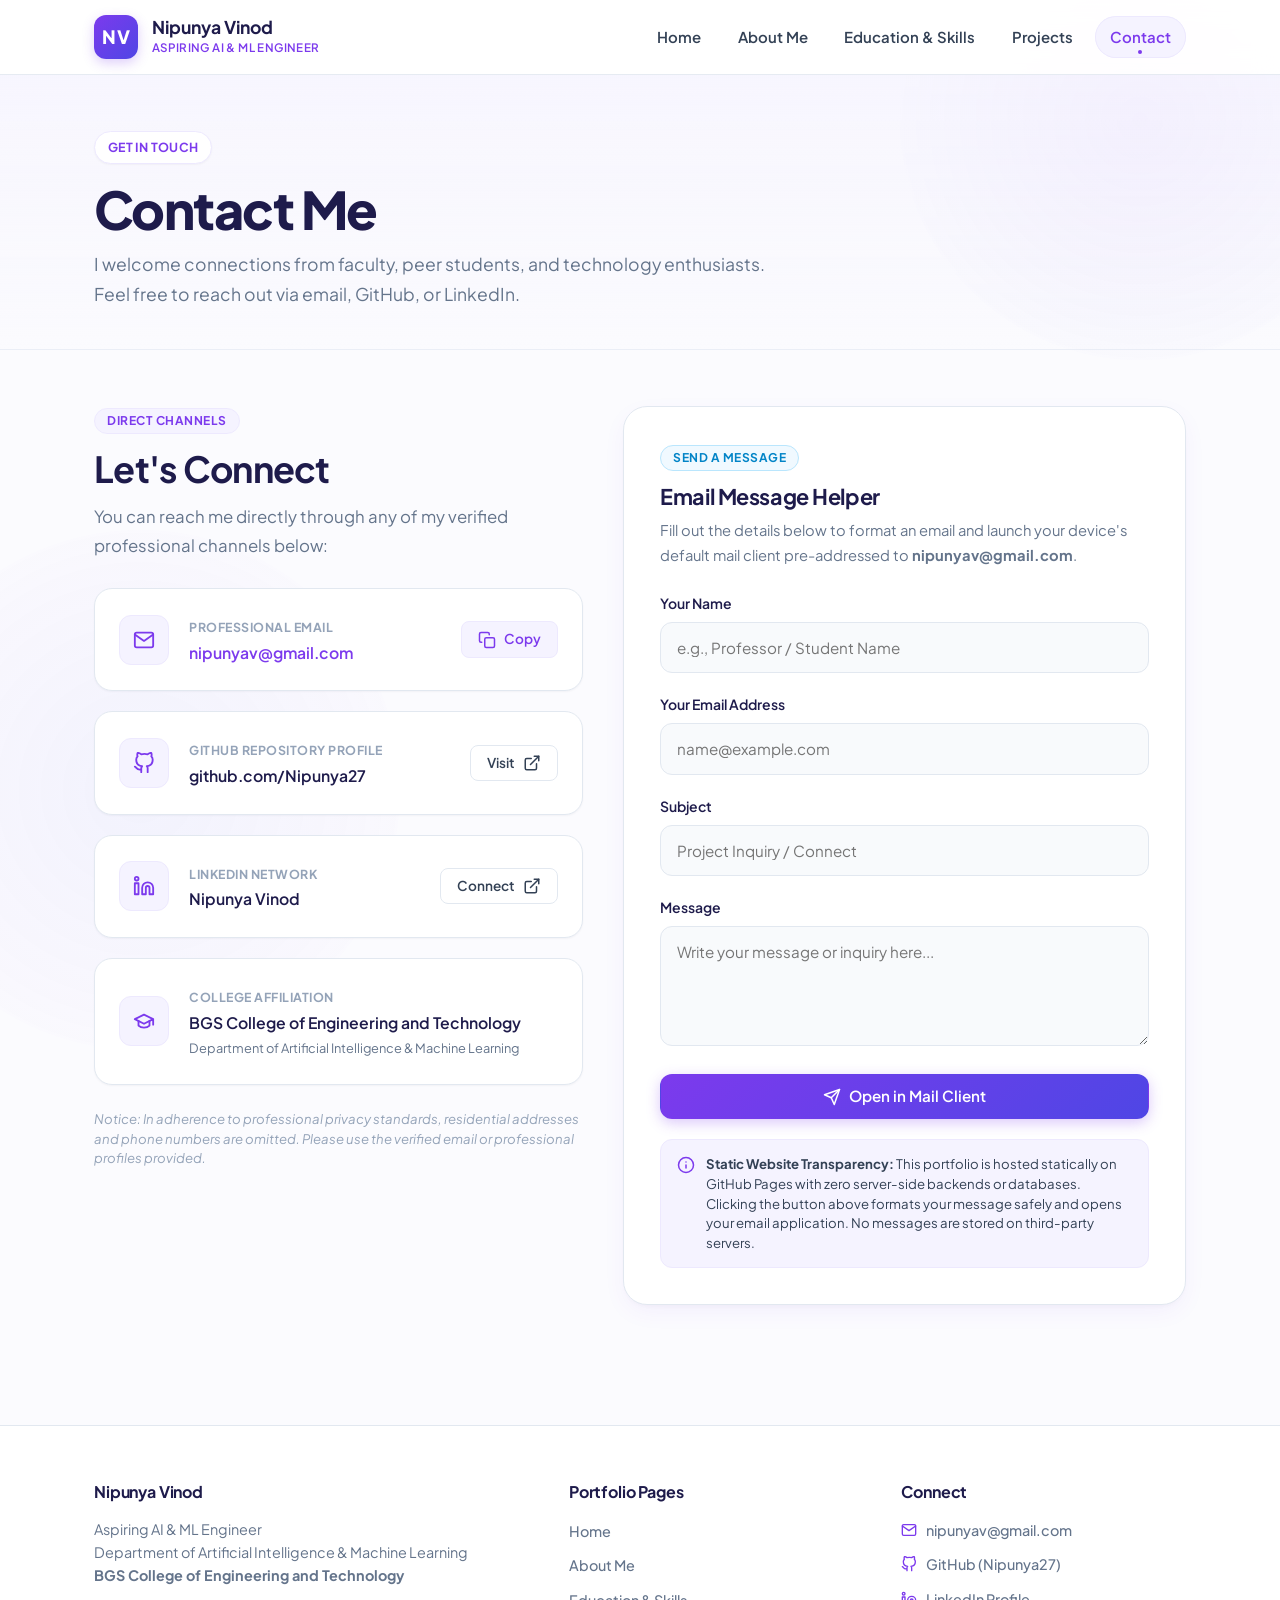
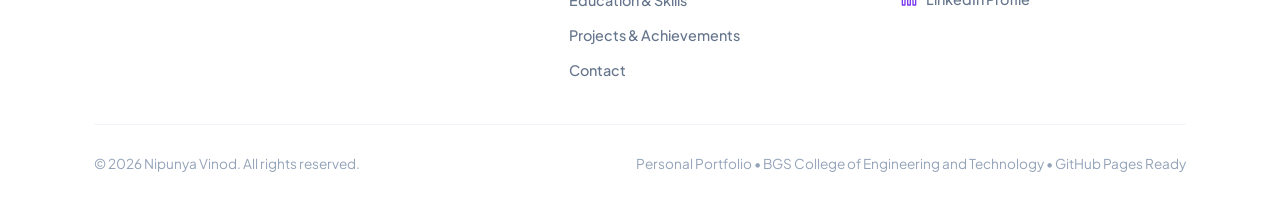
<file: contact.html>
<!DOCTYPE html>
<html lang="en">
<head>
  <meta charset="UTF-8">
  <meta name="viewport" content="width=device-width, initial-scale=1.0">
  <meta name="description" content="Contact Nipunya Vinod - Aspiring AI &amp; ML Engineer at BGS College of Engineering and Technology. Connect via email, GitHub, and LinkedIn.">
  <meta name="keywords" content="Nipunya Vinod, Contact, Email, LinkedIn, GitHub, BGS College, Portfolio">
  <meta name="author" content="Nipunya Vinod">
  <title>Contact | Nipunya Vinod</title>
  
  <!-- Favicon -->
  <link rel="icon" type="image/svg+xml" href="images/favicon.svg">

  <!-- Google Fonts: Plus Jakarta Sans -->
  <link rel="preconnect" href="https://fonts.googleapis.com">
  <link rel="preconnect" href="https://fonts.gstatic.com" crossorigin>
  <link href="https://fonts.googleapis.com/css2?family=Plus+Jakarta+Sans:wght@400;500;600;700;800&display=swap" rel="stylesheet">

  <!-- Stylesheet -->
  <link rel="stylesheet" href="css/style.css">
</head>
<body>

  <!-- Site Header & Shared Navigation Bar -->
  <header class="site-header" id="siteHeader">
    <div class="container nav-container">
      <a href="index.html" class="brand" aria-label="Nipunya Vinod Home">
        <div class="brand-monogram">NV</div>
        <div class="brand-text">
          <span class="brand-name">Nipunya Vinod</span>
          <span class="brand-tag">Aspiring AI &amp; ML Engineer</span>
        </div>
      </a>

      <!-- Mobile Hamburger Toggle -->
      <button class="nav-toggle" id="navToggle" aria-label="Toggle navigation menu" aria-expanded="false" aria-controls="navMenu">
        <svg class="menu-icon" xmlns="http://www.w3.org/2000/svg" width="24" height="24" viewBox="0 0 24 24" fill="none" stroke="currentColor" stroke-width="2" stroke-linecap="round" stroke-linejoin="round">
          <line x1="3" y1="12" x2="21" y2="12"></line>
          <line x1="3" y1="6" x2="21" y2="6"></line>
          <line x1="3" y1="18" x2="21" y2="18"></line>
        </svg>
        <svg class="close-icon" style="display:none;" xmlns="http://www.w3.org/2000/svg" width="24" height="24" viewBox="0 0 24 24" fill="none" stroke="currentColor" stroke-width="2" stroke-linecap="round" stroke-linejoin="round">
          <line x1="18" y1="6" x2="6" y2="18"></line>
          <line x1="6" y1="6" x2="18" y2="18"></line>
        </svg>
      </button>

      <!-- Navigation Links -->
      <nav>
        <ul class="nav-menu" id="navMenu">
          <li><a href="index.html" class="nav-link">Home</a></li>
          <li><a href="about.html" class="nav-link">About Me</a></li>
          <li><a href="education.html" class="nav-link">Education &amp; Skills</a></li>
          <li><a href="projects.html" class="nav-link">Projects</a></li>
          <li><a href="contact.html" class="nav-link active">Contact</a></li>
        </ul>
      </nav>
    </div>
  </header>

  <!-- Main Content Area -->
  <main class="main-content" id="mainContent">

    <!-- Page Banner -->
    <section class="page-banner" id="contactBanner">
      <div class="container">
        <div class="page-banner-badge">Get in Touch</div>
        <h1 class="page-banner-title">Contact Me</h1>
        <p class="page-banner-subtitle">
          I welcome connections from faculty, peer students, and technology enthusiasts. Feel free to reach out via email, GitHub, or LinkedIn.
        </p>
      </div>
    </section>

    <!-- Contact Content Section -->
    <section class="section" style="padding-top: 1rem;" id="contactSection">
      <div class="container">

        <div class="contact-layout">
          
          <!-- Left Column: Direct Communication Channels -->
          <div>
            <div class="section-header text-left" style="margin-bottom: 1.75rem;">
              <div class="badge badge-purple" style="margin-bottom: 0.75rem;">Direct Channels</div>
              <h2>Let's Connect</h2>
              <p class="section-subtitle">
                You can reach me directly through any of my verified professional channels below:
              </p>
            </div>

            <div class="contact-card-list">
              
              <!-- Professional Email Card -->
              <div class="contact-info-card" id="contactEmailCard">
                <div class="contact-icon-box">
                  <svg xmlns="http://www.w3.org/2000/svg" width="22" height="22" viewBox="0 0 24 24" fill="none" stroke="currentColor" stroke-width="2" stroke-linecap="round" stroke-linejoin="round">
                    <path d="M4 4h16c1.1 0 2 .9 2 2v12c0 1.1-.9 2-2 2H4c-1.1 0-2-.9-2-2V6c0-1.1.9-2 2-2z"></path>
                    <polyline points="22,6 12,13 2,6"></polyline>
                  </svg>
                </div>
                <div class="contact-info-details">
                  <span class="contact-label">Professional Email</span>
                  <a href="mailto:nipunyav@gmail.com" class="contact-val" style="color: var(--primary);">
                    nipunyav@gmail.com
                  </a>
                </div>
                <div>
                  <button type="button" class="btn btn-sm btn-secondary" data-copy-email="nipunyav@gmail.com" aria-label="Copy email address">
                    <svg xmlns="http://www.w3.org/2000/svg" width="14" height="14" viewBox="0 0 24 24" fill="none" stroke="currentColor" stroke-width="2" stroke-linecap="round" stroke-linejoin="round">
                      <rect x="9" y="9" width="13" height="13" rx="2" ry="2"></rect>
                      <path d="M5 15H4a2 2 0 0 1-2-2V4a2 2 0 0 1 2-2h9a2 2 0 0 1 2 2v1"></path>
                    </svg>
                    <span>Copy</span>
                  </button>
                </div>
              </div>

              <!-- GitHub Profile Card -->
              <div class="contact-info-card" id="contactGithubCard">
                <div class="contact-icon-box">
                  <svg xmlns="http://www.w3.org/2000/svg" width="22" height="22" viewBox="0 0 24 24" fill="none" stroke="currentColor" stroke-width="2" stroke-linecap="round" stroke-linejoin="round">
                    <path d="M9 19c-5 1.5-5-2.5-7-3m14 6v-3.87a3.37 3.37 0 0 0-.94-2.61c3.14-.35 6.44-1.54 6.44-7A5.44 5.44 0 0 0 20 4.77 5.07 5.07 0 0 0 19.91 1S18.73.65 16 2.48a13.38 13.38 0 0 0-7 0C6.27.65 5.09 1 5.09 1A5.07 5.07 0 0 0 5 4.77a5.44 5.44 0 0 0-1.5 3.78c0 5.42 3.3 6.61 6.44 7A3.37 3.37 0 0 0 9 18.13V22"></path>
                  </svg>
                </div>
                <div class="contact-info-details">
                  <span class="contact-label">GitHub Repository Profile</span>
                  <span class="contact-val">github.com/Nipunya27</span>
                </div>
                <div>
                  <a href="https://github.com/Nipunya27" target="_blank" rel="noopener noreferrer" class="btn btn-sm btn-outline">
                    <span>Visit</span>
                    <svg xmlns="http://www.w3.org/2000/svg" width="12" height="12" viewBox="0 0 24 24" fill="none" stroke="currentColor" stroke-width="2" stroke-linecap="round" stroke-linejoin="round">
                      <path d="M18 13v6a2 2 0 0 1-2 2H5a2 2 0 0 1-2-2V8a2 2 0 0 1 2-2h6"></path>
                      <polyline points="15 3 21 3 21 9"></polyline>
                      <line x1="10" y1="14" x2="21" y2="3"></line>
                    </svg>
                  </a>
                </div>
              </div>

              <!-- LinkedIn Profile Card -->
              <div class="contact-info-card" id="contactLinkedinCard">
                <div class="contact-icon-box">
                  <svg xmlns="http://www.w3.org/2000/svg" width="22" height="22" viewBox="0 0 24 24" fill="none" stroke="currentColor" stroke-width="2" stroke-linecap="round" stroke-linejoin="round">
                    <path d="M16 8a6 6 0 0 1 6 6v7h-4v-7a2 2 0 0 0-2-2 2 2 0 0 0-2 2v7h-4v-7a6 6 0 0 1 6-6z"></path>
                    <rect x="2" y="9" width="4" height="12"></rect>
                    <circle cx="4" cy="4" r="2"></circle>
                  </svg>
                </div>
                <div class="contact-info-details">
                  <span class="contact-label">LinkedIn Network</span>
                  <span class="contact-val">Nipunya Vinod</span>
                </div>
                <div>
                  <a href="https://www.linkedin.com/in/nipunya-vinod-721294448?utm_source=share_via&utm_content=profile&utm_medium=member_android" target="_blank" rel="noopener noreferrer" class="btn btn-sm btn-outline">
                    <span>Connect</span>
                    <svg xmlns="http://www.w3.org/2000/svg" width="12" height="12" viewBox="0 0 24 24" fill="none" stroke="currentColor" stroke-width="2" stroke-linecap="round" stroke-linejoin="round">
                      <path d="M18 13v6a2 2 0 0 1-2 2H5a2 2 0 0 1-2-2V8a2 2 0 0 1 2-2h6"></path>
                      <polyline points="15 3 21 3 21 9"></polyline>
                      <line x1="10" y1="14" x2="21" y2="3"></line>
                    </svg>
                  </a>
                </div>
              </div>

              <!-- Academic Institution Card -->
              <div class="contact-info-card" id="contactCollegeCard">
                <div class="contact-icon-box">
                  <svg xmlns="http://www.w3.org/2000/svg" width="22" height="22" viewBox="0 0 24 24" fill="none" stroke="currentColor" stroke-width="2" stroke-linecap="round" stroke-linejoin="round">
                    <path d="M22 10v6M2 10l10-5 10 5-10 5z"></path>
                    <path d="M6 12v5c3 3 9 3 12 0v-5"></path>
                  </svg>
                </div>
                <div class="contact-info-details">
                  <span class="contact-label">College Affiliation</span>
                  <span class="contact-val">BGS College of Engineering and Technology</span>
                  <span style="font-size: 0.8rem; color: var(--text-muted); display: block; margin-top: 2px;">
                    Department of Artificial Intelligence &amp; Machine Learning
                  </span>
                </div>
              </div>

            </div>

            <!-- Privacy Notice -->
            <div style="margin-top: 1.5rem; font-size: 0.825rem; color: var(--text-subtle); line-height: 1.5;">
              <em>Notice: In adherence to professional privacy standards, residential addresses and phone numbers are omitted. Please use the verified email or professional profiles provided.</em>
            </div>
          </div>

          <!-- Right Column: Interactive Contact Mail Helper -->
          <div>
            <div class="contact-form-box" id="contactFormContainer">
              <div class="badge badge-blue" style="margin-bottom: 0.75rem;">Send a Message</div>
              <h3 style="margin-bottom: 0.5rem; font-size: 1.35rem;">Email Message Helper</h3>
              <p class="text-muted" style="font-size: 0.92rem; margin-bottom: 1.5rem;">
                Fill out the details below to format an email and launch your device's default mail client pre-addressed to <strong>nipunyav@gmail.com</strong>.
              </p>

              <form id="contactForm">
                
                <div class="form-group">
                  <label for="contactName" class="form-label">Your Name</label>
                  <input type="text" id="contactName" class="form-input" placeholder="e.g., Professor / Student Name" required>
                </div>

                <div class="form-group">
                  <label for="contactEmail" class="form-label">Your Email Address</label>
                  <input type="email" id="contactEmail" class="form-input" placeholder="name@example.com" required>
                </div>

                <div class="form-group">
                  <label for="contactSubject" class="form-label">Subject</label>
                  <input type="text" id="contactSubject" class="form-input" placeholder="Project Inquiry / Connect" required>
                </div>

                <div class="form-group">
                  <label for="contactMessage" class="form-label">Message</label>
                  <textarea id="contactMessage" class="form-textarea" placeholder="Write your message or inquiry here..." required></textarea>
                </div>

                <button type="submit" class="btn btn-primary" style="width: 100%;" id="btnSendMail">
                  <svg xmlns="http://www.w3.org/2000/svg" width="18" height="18" viewBox="0 0 24 24" fill="none" stroke="currentColor" stroke-width="2" stroke-linecap="round" stroke-linejoin="round">
                    <line x1="22" y1="2" x2="11" y2="13"></line>
                    <polygon points="22 2 15 22 11 13 2 9 22 2"></polygon>
                  </svg>
                  <span>Open in Mail Client</span>
                </button>

                <!-- Static Website Backend Explanation -->
                <div class="form-static-notice">
                  <svg xmlns="http://www.w3.org/2000/svg" width="18" height="18" viewBox="0 0 24 24" fill="none" stroke="currentColor" stroke-width="2" stroke-linecap="round" stroke-linejoin="round">
                    <circle cx="12" cy="12" r="10"></circle>
                    <line x1="12" y1="16" x2="12" y2="12"></line>
                    <line x1="12" y1="8" x2="12.01" y2="8"></line>
                  </svg>
                  <div>
                    <strong>Static Website Transparency:</strong> This portfolio is hosted statically on GitHub Pages with zero server-side backends or databases. Clicking the button above formats your message safely and opens your email application. No messages are stored on third-party servers.
                  </div>
                </div>

              </form>
            </div>
          </div>

        </div>

      </div>
    </section>

  </main>

  <!-- Shared Site Footer -->
  <footer class="site-footer" id="siteFooter">
    <div class="container">
      <div class="footer-grid">
        
        <!-- Col 1: About & College Info -->
        <div class="footer-col footer-about">
          <h4>Nipunya Vinod</h4>
          <p>
            Aspiring AI &amp; ML Engineer<br>
            Department of Artificial Intelligence &amp; Machine Learning<br>
            <strong>BGS College of Engineering and Technology</strong>
          </p>
        </div>

        <!-- Col 2: Navigation Links -->
        <div class="footer-col">
          <h4>Portfolio Pages</h4>
          <ul class="footer-nav-list">
            <li><a href="index.html">Home</a></li>
            <li><a href="about.html">About Me</a></li>
            <li><a href="education.html">Education &amp; Skills</a></li>
            <li><a href="projects.html">Projects &amp; Achievements</a></li>
            <li><a href="contact.html">Contact</a></li>
          </ul>
        </div>

        <!-- Col 3: Verified Connections -->
        <div class="footer-col">
          <h4>Connect</h4>
          <div class="footer-social-links">
            <a href="mailto:nipunyav@gmail.com" class="footer-social-item">
              <svg xmlns="http://www.w3.org/2000/svg" width="16" height="16" viewBox="0 0 24 24" fill="none" stroke="currentColor" stroke-width="2" stroke-linecap="round" stroke-linejoin="round">
                <path d="M4 4h16c1.1 0 2 .9 2 2v12c0 1.1-.9 2-2 2H4c-1.1 0-2-.9-2-2V6c0-1.1.9-2 2-2z"></path>
                <polyline points="22,6 12,13 2,6"></polyline>
              </svg>
              <span>nipunyav@gmail.com</span>
            </a>

            <a href="https://github.com/Nipunya27" target="_blank" rel="noopener noreferrer" class="footer-social-item">
              <svg xmlns="http://www.w3.org/2000/svg" width="16" height="16" viewBox="0 0 24 24" fill="none" stroke="currentColor" stroke-width="2" stroke-linecap="round" stroke-linejoin="round">
                <path d="M9 19c-5 1.5-5-2.5-7-3m14 6v-3.87a3.37 3.37 0 0 0-.94-2.61c3.14-.35 6.44-1.54 6.44-7A5.44 5.44 0 0 0 20 4.77 5.07 5.07 0 0 0 19.91 1S18.73.65 16 2.48a13.38 13.38 0 0 0-7 0C6.27.65 5.09 1 5.09 1A5.07 5.07 0 0 0 5 4.77a5.44 5.44 0 0 0-1.5 3.78c0 5.42 3.3 6.61 6.44 7A3.37 3.37 0 0 0 9 18.13V22"></path>
              </svg>
              <span>GitHub (Nipunya27)</span>
            </a>

            <a href="https://www.linkedin.com/in/nipunya-vinod-721294448?utm_source=share_via&utm_content=profile&utm_medium=member_android" target="_blank" rel="noopener noreferrer" class="footer-social-item">
              <svg xmlns="http://www.w3.org/2000/svg" width="16" height="16" viewBox="0 0 24 24" fill="none" stroke="currentColor" stroke-width="2" stroke-linecap="round" stroke-linejoin="round">
                <path d="M16 8a6 6 0 0 1 6 6v7h-4v-7a2 2 0 0 0-2-2 2 2 0 0 0-2 2v7h-4v-7a6 6 0 0 1 6-6z"></path>
                <rect x="2" y="9" width="4" height="12"></rect>
                <circle cx="4" cy="4" r="2"></circle>
              </svg>
              <span>LinkedIn Profile</span>
            </a>
          </div>
        </div>

      </div>

      <!-- Bottom Bar -->
      <div class="footer-bottom">
        <div>
          &copy; <span class="current-year">2025</span> Nipunya Vinod. All rights reserved.
        </div>
        <div>
          Personal Portfolio &bull; BGS College of Engineering and Technology &bull; GitHub Pages Ready
        </div>
      </div>
    </div>
  </footer>

  <!-- JavaScript File -->
  <script src="js/script.js"></script>
</body>
</html>
</file>
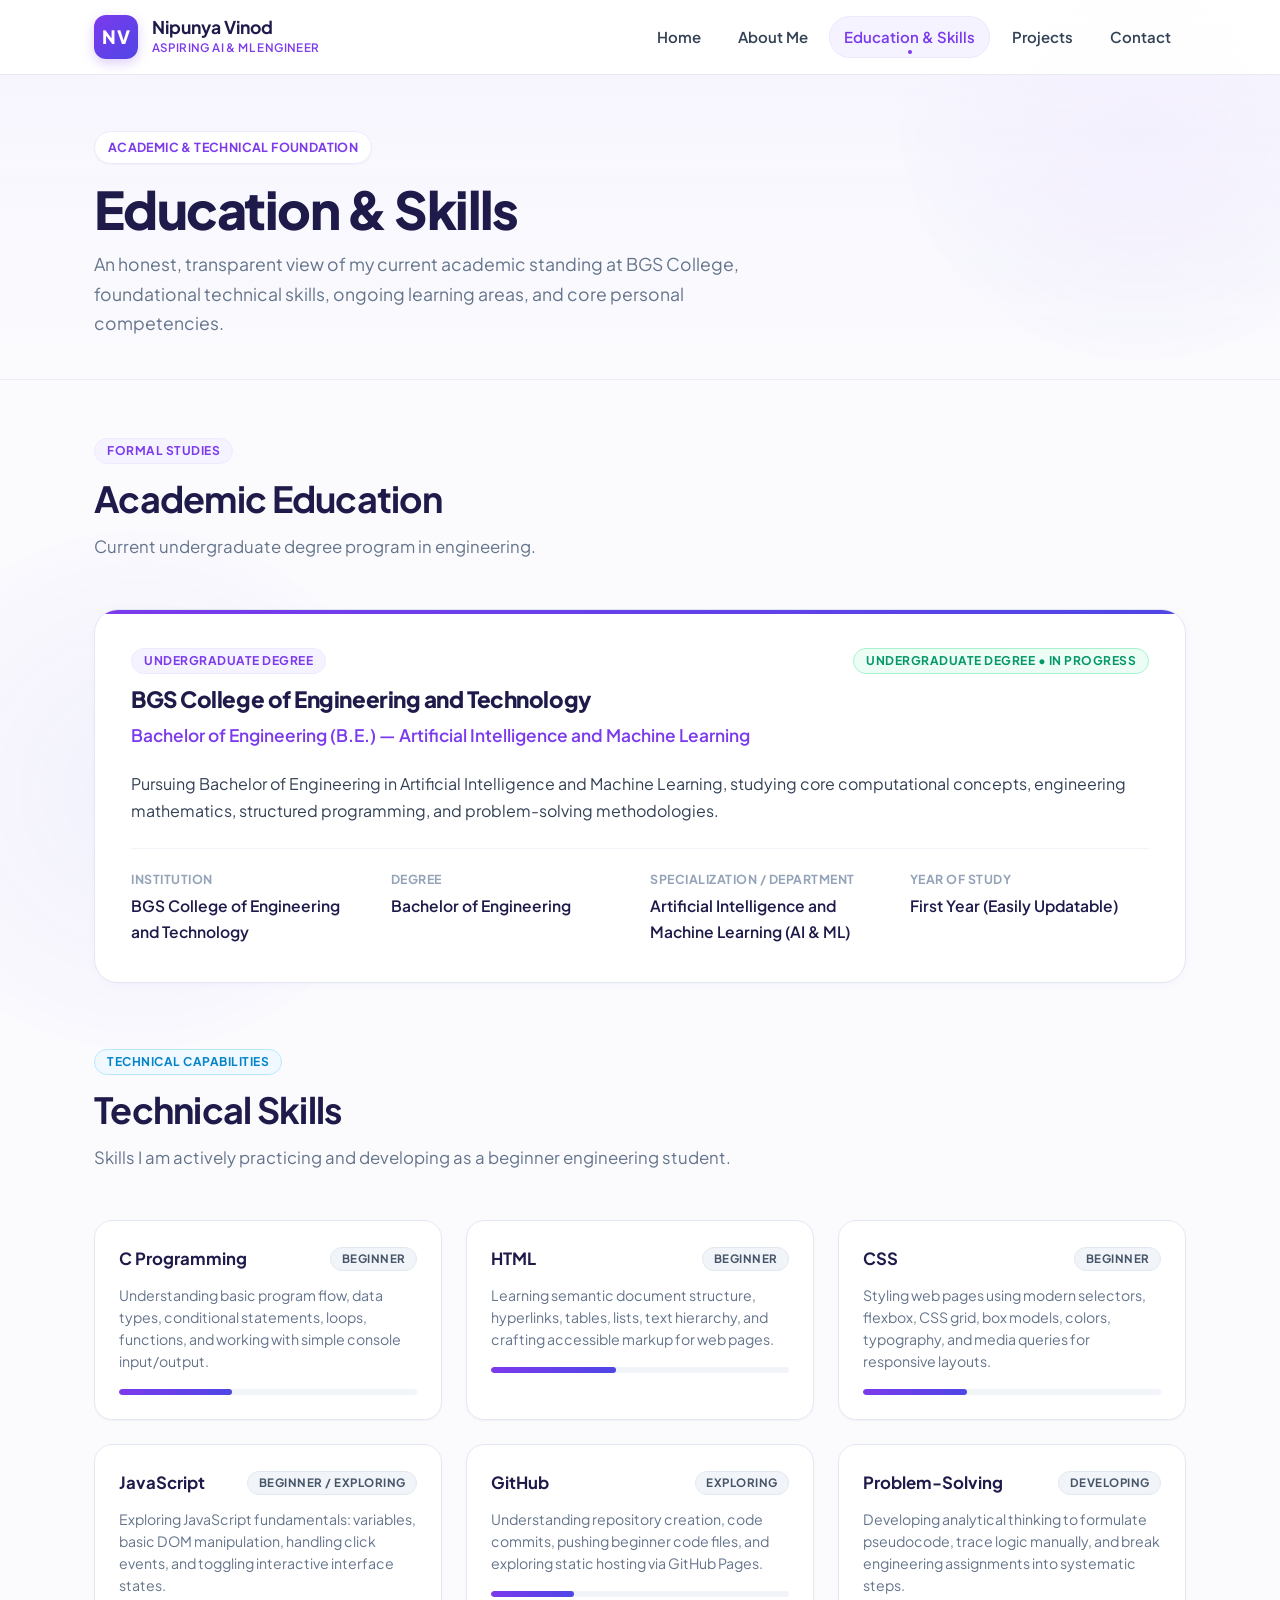
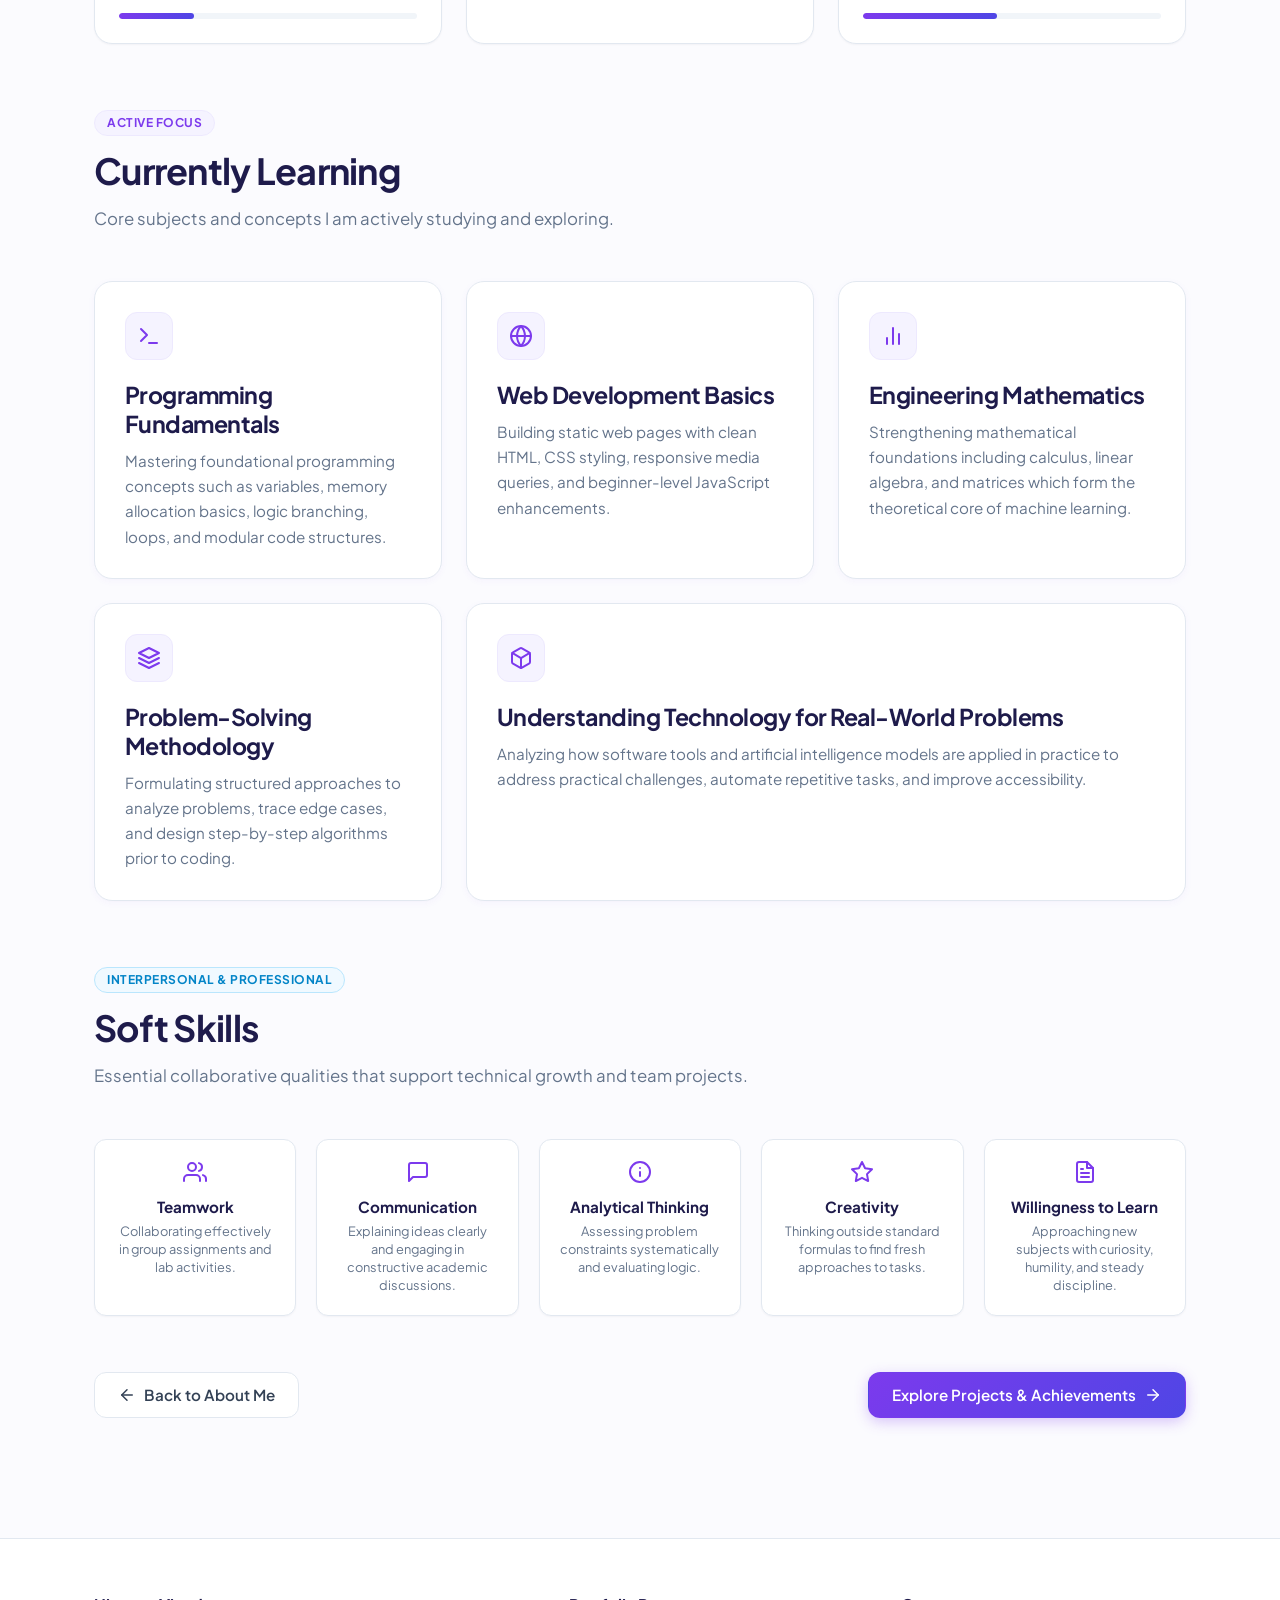
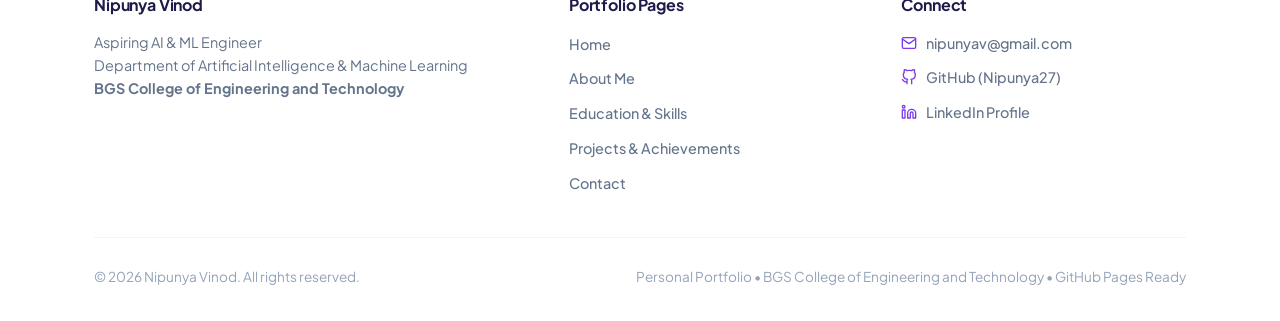
<file: education.html>
<!DOCTYPE html>
<html lang="en">
<head>
  <meta charset="UTF-8">
  <meta name="viewport" content="width=device-width, initial-scale=1.0">
  <meta name="description" content="Education and Skills of Nipunya Vinod - BGS College of Engineering and Technology, Artificial Intelligence &amp; Machine Learning. Technical skills, currently learning subjects, and soft skills.">
  <meta name="keywords" content="Nipunya Vinod, Education, Skills, BGS College of Engineering and Technology, Artificial Intelligence, Machine Learning, C Programming, HTML, CSS, JavaScript, Portfolio">
  <meta name="author" content="Nipunya Vinod">
  <title>Education &amp; Skills | Nipunya Vinod</title>
  
  <!-- Favicon -->
  <link rel="icon" type="image/svg+xml" href="images/favicon.svg">

  <!-- Google Fonts: Plus Jakarta Sans -->
  <link rel="preconnect" href="https://fonts.googleapis.com">
  <link rel="preconnect" href="https://fonts.gstatic.com" crossorigin>
  <link href="https://fonts.googleapis.com/css2?family=Plus+Jakarta+Sans:wght@400;500;600;700;800&display=swap" rel="stylesheet">

  <!-- Stylesheet -->
  <link rel="stylesheet" href="css/style.css">
</head>
<body>

  <!-- Site Header & Shared Navigation Bar -->
  <header class="site-header" id="siteHeader">
    <div class="container nav-container">
      <a href="index.html" class="brand" aria-label="Nipunya Vinod Home">
        <div class="brand-monogram">NV</div>
        <div class="brand-text">
          <span class="brand-name">Nipunya Vinod</span>
          <span class="brand-tag">Aspiring AI &amp; ML Engineer</span>
        </div>
      </a>

      <!-- Mobile Hamburger Toggle -->
      <button class="nav-toggle" id="navToggle" aria-label="Toggle navigation menu" aria-expanded="false" aria-controls="navMenu">
        <svg class="menu-icon" xmlns="http://www.w3.org/2000/svg" width="24" height="24" viewBox="0 0 24 24" fill="none" stroke="currentColor" stroke-width="2" stroke-linecap="round" stroke-linejoin="round">
          <line x1="3" y1="12" x2="21" y2="12"></line>
          <line x1="3" y1="6" x2="21" y2="6"></line>
          <line x1="3" y1="18" x2="21" y2="18"></line>
        </svg>
        <svg class="close-icon" style="display:none;" xmlns="http://www.w3.org/2000/svg" width="24" height="24" viewBox="0 0 24 24" fill="none" stroke="currentColor" stroke-width="2" stroke-linecap="round" stroke-linejoin="round">
          <line x1="18" y1="6" x2="6" y2="18"></line>
          <line x1="6" y1="6" x2="18" y2="18"></line>
        </svg>
      </button>

      <!-- Navigation Links -->
      <nav>
        <ul class="nav-menu" id="navMenu">
          <li><a href="index.html" class="nav-link">Home</a></li>
          <li><a href="about.html" class="nav-link">About Me</a></li>
          <li><a href="education.html" class="nav-link active">Education &amp; Skills</a></li>
          <li><a href="projects.html" class="nav-link">Projects</a></li>
          <li><a href="contact.html" class="nav-link">Contact</a></li>
        </ul>
      </nav>
    </div>
  </header>

  <!-- Main Content Area -->
  <main class="main-content" id="mainContent">

    <!-- Page Banner -->
    <section class="page-banner" id="educationBanner">
      <div class="container">
        <div class="page-banner-badge">Academic &amp; Technical Foundation</div>
        <h1 class="page-banner-title">Education &amp; Skills</h1>
        <p class="page-banner-subtitle">
          An honest, transparent view of my current academic standing at BGS College, foundational technical skills, ongoing learning areas, and core personal competencies.
        </p>
      </div>
    </section>

    <!-- Main Content Section -->
    <section class="section" style="padding-top: 1rem;" id="educationContentSection">
      <div class="container">

        <!-- 1. Education Section -->
        <div class="section-header text-left">
          <div class="badge badge-purple" style="margin-bottom: 0.75rem;">Formal Studies</div>
          <h2>Academic Education</h2>
          <p class="section-subtitle">
            Current undergraduate degree program in engineering.
          </p>
        </div>

        <div class="edu-card" id="eduCard">
          <div class="edu-header">
            <div>
              <div class="badge badge-purple" style="margin-bottom: 0.65rem;">Undergraduate Degree</div>
              <h3 class="edu-institution">BGS College of Engineering and Technology</h3>
              <div class="edu-degree">Bachelor of Engineering (B.E.) &mdash; Artificial Intelligence and Machine Learning</div>
            </div>
            <div>
              <span class="badge badge-completed">Undergraduate Degree &bull; In Progress</span>
            </div>
          </div>

          <p style="color: var(--text-body); line-height: 1.7; margin-bottom: 0;">
            Pursuing Bachelor of Engineering in Artificial Intelligence and Machine Learning, studying core computational concepts, engineering mathematics, structured programming, and problem-solving methodologies.
          </p>

          <div class="edu-details-list">
            <div class="edu-detail-item">
              <span class="edu-detail-label">Institution</span>
              <span class="edu-detail-value">BGS College of Engineering and Technology</span>
            </div>
            <div class="edu-detail-item">
              <span class="edu-detail-label">Degree</span>
              <span class="edu-detail-value">Bachelor of Engineering</span>
            </div>
            <div class="edu-detail-item">
              <span class="edu-detail-label">Specialization / Department</span>
              <span class="edu-detail-value">Artificial Intelligence and Machine Learning (AI &amp; ML)</span>
            </div>
            <div class="edu-detail-item">
              <span class="edu-detail-label">Year of Study</span>
              <span class="edu-detail-value">First Year (Easily Updatable)</span>
            </div>
          </div>
        </div>

        <!-- 2. Technical Skills Section -->
        <div class="section-header text-left" style="margin-top: 4rem;">
          <div class="badge badge-blue" style="margin-bottom: 0.75rem;">Technical Capabilities</div>
          <h2>Technical Skills</h2>
          <p class="section-subtitle">
            Skills I am actively practicing and developing as a beginner engineering student.
          </p>
        </div>

        <div class="cards-grid-3" id="skillsGrid">
          
          <!-- Skill 1: C Programming -->
          <div class="skill-card">
            <div class="skill-header">
              <span class="skill-name">C Programming</span>
              <span class="badge badge-level">Beginner</span>
            </div>
            <p class="skill-desc">
              Understanding basic program flow, data types, conditional statements, loops, functions, and working with simple console input/output.
            </p>
            <div class="skill-bar-container" title="Beginner Level">
              <div class="skill-bar" style="width: 38%;"></div>
            </div>
          </div>

          <!-- Skill 2: HTML -->
          <div class="skill-card">
            <div class="skill-header">
              <span class="skill-name">HTML</span>
              <span class="badge badge-level">Beginner</span>
            </div>
            <p class="skill-desc">
              Learning semantic document structure, hyperlinks, tables, lists, text hierarchy, and crafting accessible markup for web pages.
            </p>
            <div class="skill-bar-container" title="Beginner Level">
              <div class="skill-bar" style="width: 42%;"></div>
            </div>
          </div>

          <!-- Skill 3: CSS -->
          <div class="skill-card">
            <div class="skill-header">
              <span class="skill-name">CSS</span>
              <span class="badge badge-level">Beginner</span>
            </div>
            <p class="skill-desc">
              Styling web pages using modern selectors, flexbox, CSS grid, box models, colors, typography, and media queries for responsive layouts.
            </p>
            <div class="skill-bar-container" title="Beginner Level">
              <div class="skill-bar" style="width: 35%;"></div>
            </div>
          </div>

          <!-- Skill 4: JavaScript -->
          <div class="skill-card">
            <div class="skill-header">
              <span class="skill-name">JavaScript</span>
              <span class="badge badge-level">Beginner / Exploring</span>
            </div>
            <p class="skill-desc">
              Exploring JavaScript fundamentals: variables, basic DOM manipulation, handling click events, and toggling interactive interface states.
            </p>
            <div class="skill-bar-container" title="Exploring Level">
              <div class="skill-bar" style="width: 25%;"></div>
            </div>
          </div>

          <!-- Skill 5: GitHub -->
          <div class="skill-card">
            <div class="skill-header">
              <span class="skill-name">GitHub</span>
              <span class="badge badge-level">Exploring</span>
            </div>
            <p class="skill-desc">
              Understanding repository creation, code commits, pushing beginner code files, and exploring static hosting via GitHub Pages.
            </p>
            <div class="skill-bar-container" title="Exploring Level">
              <div class="skill-bar" style="width: 28%;"></div>
            </div>
          </div>

          <!-- Skill 6: Problem-Solving -->
          <div class="skill-card">
            <div class="skill-header">
              <span class="skill-name">Problem-Solving</span>
              <span class="badge badge-level">Developing</span>
            </div>
            <p class="skill-desc">
              Developing analytical thinking to formulate pseudocode, trace logic manually, and break engineering assignments into systematic steps.
            </p>
            <div class="skill-bar-container" title="Developing Level">
              <div class="skill-bar" style="width: 45%;"></div>
            </div>
          </div>

        </div>

        <!-- 3. Currently Learning Section -->
        <div class="section-header text-left" style="margin-top: 4rem;">
          <div class="badge badge-purple" style="margin-bottom: 0.75rem;">Active Focus</div>
          <h2>Currently Learning</h2>
          <p class="section-subtitle">
            Core subjects and concepts I am actively studying and exploring.
          </p>
        </div>

        <div class="cards-grid-3" id="currentlyLearningGrid">
          
          <!-- Learning Item 1 -->
          <div class="card">
            <div class="card-icon">
              <svg xmlns="http://www.w3.org/2000/svg" width="24" height="24" viewBox="0 0 24 24" fill="none" stroke="currentColor" stroke-width="2" stroke-linecap="round" stroke-linejoin="round">
                <polyline points="4 17 10 11 4 5"></polyline>
                <line x1="12" y1="19" x2="20" y2="19"></line>
              </svg>
            </div>
            <h3 class="card-title">Programming Fundamentals</h3>
            <p class="card-text">
              Mastering foundational programming concepts such as variables, memory allocation basics, logic branching, loops, and modular code structures.
            </p>
          </div>

          <!-- Learning Item 2 -->
          <div class="card">
            <div class="card-icon">
              <svg xmlns="http://www.w3.org/2000/svg" width="24" height="24" viewBox="0 0 24 24" fill="none" stroke="currentColor" stroke-width="2" stroke-linecap="round" stroke-linejoin="round">
                <circle cx="12" cy="12" r="10"></circle>
                <line x1="2" y1="12" x2="22" y2="12"></line>
                <path d="M12 2a15.3 15.3 0 0 1 4 10 15.3 15.3 0 0 1-4 10 15.3 15.3 0 0 1-4-10 15.3 15.3 0 0 1 4-10z"></path>
              </svg>
            </div>
            <h3 class="card-title">Web Development Basics</h3>
            <p class="card-text">
              Building static web pages with clean HTML, CSS styling, responsive media queries, and beginner-level JavaScript enhancements.
            </p>
          </div>

          <!-- Learning Item 3 -->
          <div class="card">
            <div class="card-icon">
              <svg xmlns="http://www.w3.org/2000/svg" width="24" height="24" viewBox="0 0 24 24" fill="none" stroke="currentColor" stroke-width="2" stroke-linecap="round" stroke-linejoin="round">
                <line x1="18" y1="20" x2="18" y2="10"></line>
                <line x1="12" y1="20" x2="12" y2="4"></line>
                <line x1="6" y1="20" x2="6" y2="14"></line>
              </svg>
            </div>
            <h3 class="card-title">Engineering Mathematics</h3>
            <p class="card-text">
              Strengthening mathematical foundations including calculus, linear algebra, and matrices which form the theoretical core of machine learning.
            </p>
          </div>

          <!-- Learning Item 4 -->
          <div class="card">
            <div class="card-icon">
              <svg xmlns="http://www.w3.org/2000/svg" width="24" height="24" viewBox="0 0 24 24" fill="none" stroke="currentColor" stroke-width="2" stroke-linecap="round" stroke-linejoin="round">
                <polygon points="12 2 2 7 12 12 22 7 12 2"></polygon>
                <polyline points="2 17 12 22 22 17"></polyline>
                <polyline points="2 12 12 17 22 12"></polyline>
              </svg>
            </div>
            <h3 class="card-title">Problem-Solving Methodology</h3>
            <p class="card-text">
              Formulating structured approaches to analyze problems, trace edge cases, and design step-by-step algorithms prior to coding.
            </p>
          </div>

          <!-- Learning Item 5 -->
          <div class="card" style="grid-column: span 2;">
            <div class="card-icon">
              <svg xmlns="http://www.w3.org/2000/svg" width="24" height="24" viewBox="0 0 24 24" fill="none" stroke="currentColor" stroke-width="2" stroke-linecap="round" stroke-linejoin="round">
                <path d="M21 16V8a2 2 0 0 0-1-1.73l-7-4a2 2 0 0 0-2 0l-7 4A2 2 0 0 0 3 8v8a2 2 0 0 0 1 1.73l7 4a2 2 0 0 0 2 0l7-4A2 2 0 0 0 21 16z"></path>
                <polyline points="3.27 6.96 12 12.01 20.73 6.96"></polyline>
                <line x1="12" y1="22.08" x2="12" y2="12"></line>
              </svg>
            </div>
            <h3 class="card-title">Understanding Technology for Real-World Problems</h3>
            <p class="card-text">
              Analyzing how software tools and artificial intelligence models are applied in practice to address practical challenges, automate repetitive tasks, and improve accessibility.
            </p>
          </div>

        </div>

        <!-- 4. Soft Skills Section -->
        <div class="section-header text-left" style="margin-top: 4rem;">
          <div class="badge badge-blue" style="margin-bottom: 0.75rem;">Interpersonal &amp; Professional</div>
          <h2>Soft Skills</h2>
          <p class="section-subtitle">
            Essential collaborative qualities that support technical growth and team projects.
          </p>
        </div>

        <div class="soft-skills-grid" id="softSkillsGrid">
          
          <div class="soft-skill-pill">
            <svg xmlns="http://www.w3.org/2000/svg" width="24" height="24" viewBox="0 0 24 24" fill="none" stroke="currentColor" stroke-width="2" stroke-linecap="round" stroke-linejoin="round">
              <path d="M17 21v-2a4 4 0 0 0-4-4H5a4 4 0 0 0-4 4v2"></path>
              <circle cx="9" cy="7" r="4"></circle>
              <path d="M23 21v-2a4 4 0 0 0-3-3.87"></path>
              <path d="M16 3.13a4 4 0 0 1 0 7.75"></path>
            </svg>
            <div class="soft-skill-name">Teamwork</div>
            <div class="soft-skill-desc">Collaborating effectively in group assignments and lab activities.</div>
          </div>

          <div class="soft-skill-pill">
            <svg xmlns="http://www.w3.org/2000/svg" width="24" height="24" viewBox="0 0 24 24" fill="none" stroke="currentColor" stroke-width="2" stroke-linecap="round" stroke-linejoin="round">
              <path d="M21 15a2 2 0 0 1-2 2H7l-4 4V5a2 2 0 0 1 2-2h14a2 2 0 0 1 2 2z"></path>
            </svg>
            <div class="soft-skill-name">Communication</div>
            <div class="soft-skill-desc">Explaining ideas clearly and engaging in constructive academic discussions.</div>
          </div>

          <div class="soft-skill-pill">
            <svg xmlns="http://www.w3.org/2000/svg" width="24" height="24" viewBox="0 0 24 24" fill="none" stroke="currentColor" stroke-width="2" stroke-linecap="round" stroke-linejoin="round">
              <circle cx="12" cy="12" r="10"></circle>
              <line x1="12" y1="16" x2="12" y2="12"></line>
              <line x1="12" y1="8" x2="12.01" y2="8"></line>
            </svg>
            <div class="soft-skill-name">Analytical Thinking</div>
            <div class="soft-skill-desc">Assessing problem constraints systematically and evaluating logic.</div>
          </div>

          <div class="soft-skill-pill">
            <svg xmlns="http://www.w3.org/2000/svg" width="24" height="24" viewBox="0 0 24 24" fill="none" stroke="currentColor" stroke-width="2" stroke-linecap="round" stroke-linejoin="round">
              <polygon points="12 2 15.09 8.26 22 9.27 17 14.14 18.18 21.02 12 17.77 5.82 21.02 7 14.14 2 9.27 8.91 8.26 12 2"></polygon>
            </svg>
            <div class="soft-skill-name">Creativity</div>
            <div class="soft-skill-desc">Thinking outside standard formulas to find fresh approaches to tasks.</div>
          </div>

          <div class="soft-skill-pill">
            <svg xmlns="http://www.w3.org/2000/svg" width="24" height="24" viewBox="0 0 24 24" fill="none" stroke="currentColor" stroke-width="2" stroke-linecap="round" stroke-linejoin="round">
              <path d="M14 2H6a2 2 0 0 0-2 2v16a2 2 0 0 0 2 2h12a2 2 0 0 0 2-2V8z"></path>
              <polyline points="14 2 14 8 20 8"></polyline>
              <line x1="16" y1="13" x2="8" y2="13"></line>
              <line x1="16" y1="17" x2="8" y2="17"></line>
              <polyline points="10 9 9 9 8 9"></polyline>
            </svg>
            <div class="soft-skill-name">Willingness to Learn</div>
            <div class="soft-skill-desc">Approaching new subjects with curiosity, humility, and steady discipline.</div>
          </div>

        </div>

        <!-- Next Page Navigation Button -->
        <div class="btn-group" style="justify-content: space-between; margin-top: 3.5rem;">
          <a href="about.html" class="btn btn-outline">
            <svg xmlns="http://www.w3.org/2000/svg" width="18" height="18" viewBox="0 0 24 24" fill="none" stroke="currentColor" stroke-width="2" stroke-linecap="round" stroke-linejoin="round">
              <line x1="19" y1="12" x2="5" y2="12"></line>
              <polyline points="12 19 5 12 12 5"></polyline>
            </svg>
            <span>Back to About Me</span>
          </a>

          <a href="projects.html" class="btn btn-primary">
            <span>Explore Projects &amp; Achievements</span>
            <svg xmlns="http://www.w3.org/2000/svg" width="18" height="18" viewBox="0 0 24 24" fill="none" stroke="currentColor" stroke-width="2" stroke-linecap="round" stroke-linejoin="round">
              <line x1="5" y1="12" x2="19" y2="12"></line>
              <polyline points="12 5 19 12 12 19"></polyline>
            </svg>
          </a>
        </div>

      </div>
    </section>

  </main>

  <!-- Shared Site Footer -->
  <footer class="site-footer" id="siteFooter">
    <div class="container">
      <div class="footer-grid">
        
        <!-- Col 1: About & College Info -->
        <div class="footer-col footer-about">
          <h4>Nipunya Vinod</h4>
          <p>
            Aspiring AI &amp; ML Engineer<br>
            Department of Artificial Intelligence &amp; Machine Learning<br>
            <strong>BGS College of Engineering and Technology</strong>
          </p>
        </div>

        <!-- Col 2: Navigation Links -->
        <div class="footer-col">
          <h4>Portfolio Pages</h4>
          <ul class="footer-nav-list">
            <li><a href="index.html">Home</a></li>
            <li><a href="about.html">About Me</a></li>
            <li><a href="education.html">Education &amp; Skills</a></li>
            <li><a href="projects.html">Projects &amp; Achievements</a></li>
            <li><a href="contact.html">Contact</a></li>
          </ul>
        </div>

        <!-- Col 3: Verified Connections -->
        <div class="footer-col">
          <h4>Connect</h4>
          <div class="footer-social-links">
            <a href="mailto:nipunyav@gmail.com" class="footer-social-item">
              <svg xmlns="http://www.w3.org/2000/svg" width="16" height="16" viewBox="0 0 24 24" fill="none" stroke="currentColor" stroke-width="2" stroke-linecap="round" stroke-linejoin="round">
                <path d="M4 4h16c1.1 0 2 .9 2 2v12c0 1.1-.9 2-2 2H4c-1.1 0-2-.9-2-2V6c0-1.1.9-2 2-2z"></path>
                <polyline points="22,6 12,13 2,6"></polyline>
              </svg>
              <span>nipunyav@gmail.com</span>
            </a>

            <a href="https://github.com/Nipunya27" target="_blank" rel="noopener noreferrer" class="footer-social-item">
              <svg xmlns="http://www.w3.org/2000/svg" width="16" height="16" viewBox="0 0 24 24" fill="none" stroke="currentColor" stroke-width="2" stroke-linecap="round" stroke-linejoin="round">
                <path d="M9 19c-5 1.5-5-2.5-7-3m14 6v-3.87a3.37 3.37 0 0 0-.94-2.61c3.14-.35 6.44-1.54 6.44-7A5.44 5.44 0 0 0 20 4.77 5.07 5.07 0 0 0 19.91 1S18.73.65 16 2.48a13.38 13.38 0 0 0-7 0C6.27.65 5.09 1 5.09 1A5.07 5.07 0 0 0 5 4.77a5.44 5.44 0 0 0-1.5 3.78c0 5.42 3.3 6.61 6.44 7A3.37 3.37 0 0 0 9 18.13V22"></path>
              </svg>
              <span>GitHub (Nipunya27)</span>
            </a>

            <a href="https://www.linkedin.com/in/nipunya-vinod-721294448?utm_source=share_via&utm_content=profile&utm_medium=member_android" target="_blank" rel="noopener noreferrer" class="footer-social-item">
              <svg xmlns="http://www.w3.org/2000/svg" width="16" height="16" viewBox="0 0 24 24" fill="none" stroke="currentColor" stroke-width="2" stroke-linecap="round" stroke-linejoin="round">
                <path d="M16 8a6 6 0 0 1 6 6v7h-4v-7a2 2 0 0 0-2-2 2 2 0 0 0-2 2v7h-4v-7a6 6 0 0 1 6-6z"></path>
                <rect x="2" y="9" width="4" height="12"></rect>
                <circle cx="4" cy="4" r="2"></circle>
              </svg>
              <span>LinkedIn Profile</span>
            </a>
          </div>
        </div>

      </div>

      <!-- Bottom Bar -->
      <div class="footer-bottom">
        <div>
          &copy; <span class="current-year">2025</span> Nipunya Vinod. All rights reserved.
        </div>
        <div>
          Personal Portfolio &bull; BGS College of Engineering and Technology &bull; GitHub Pages Ready
        </div>
      </div>
    </div>
  </footer>

  <!-- JavaScript File -->
  <script src="js/script.js"></script>
</body>
</html>
</file>
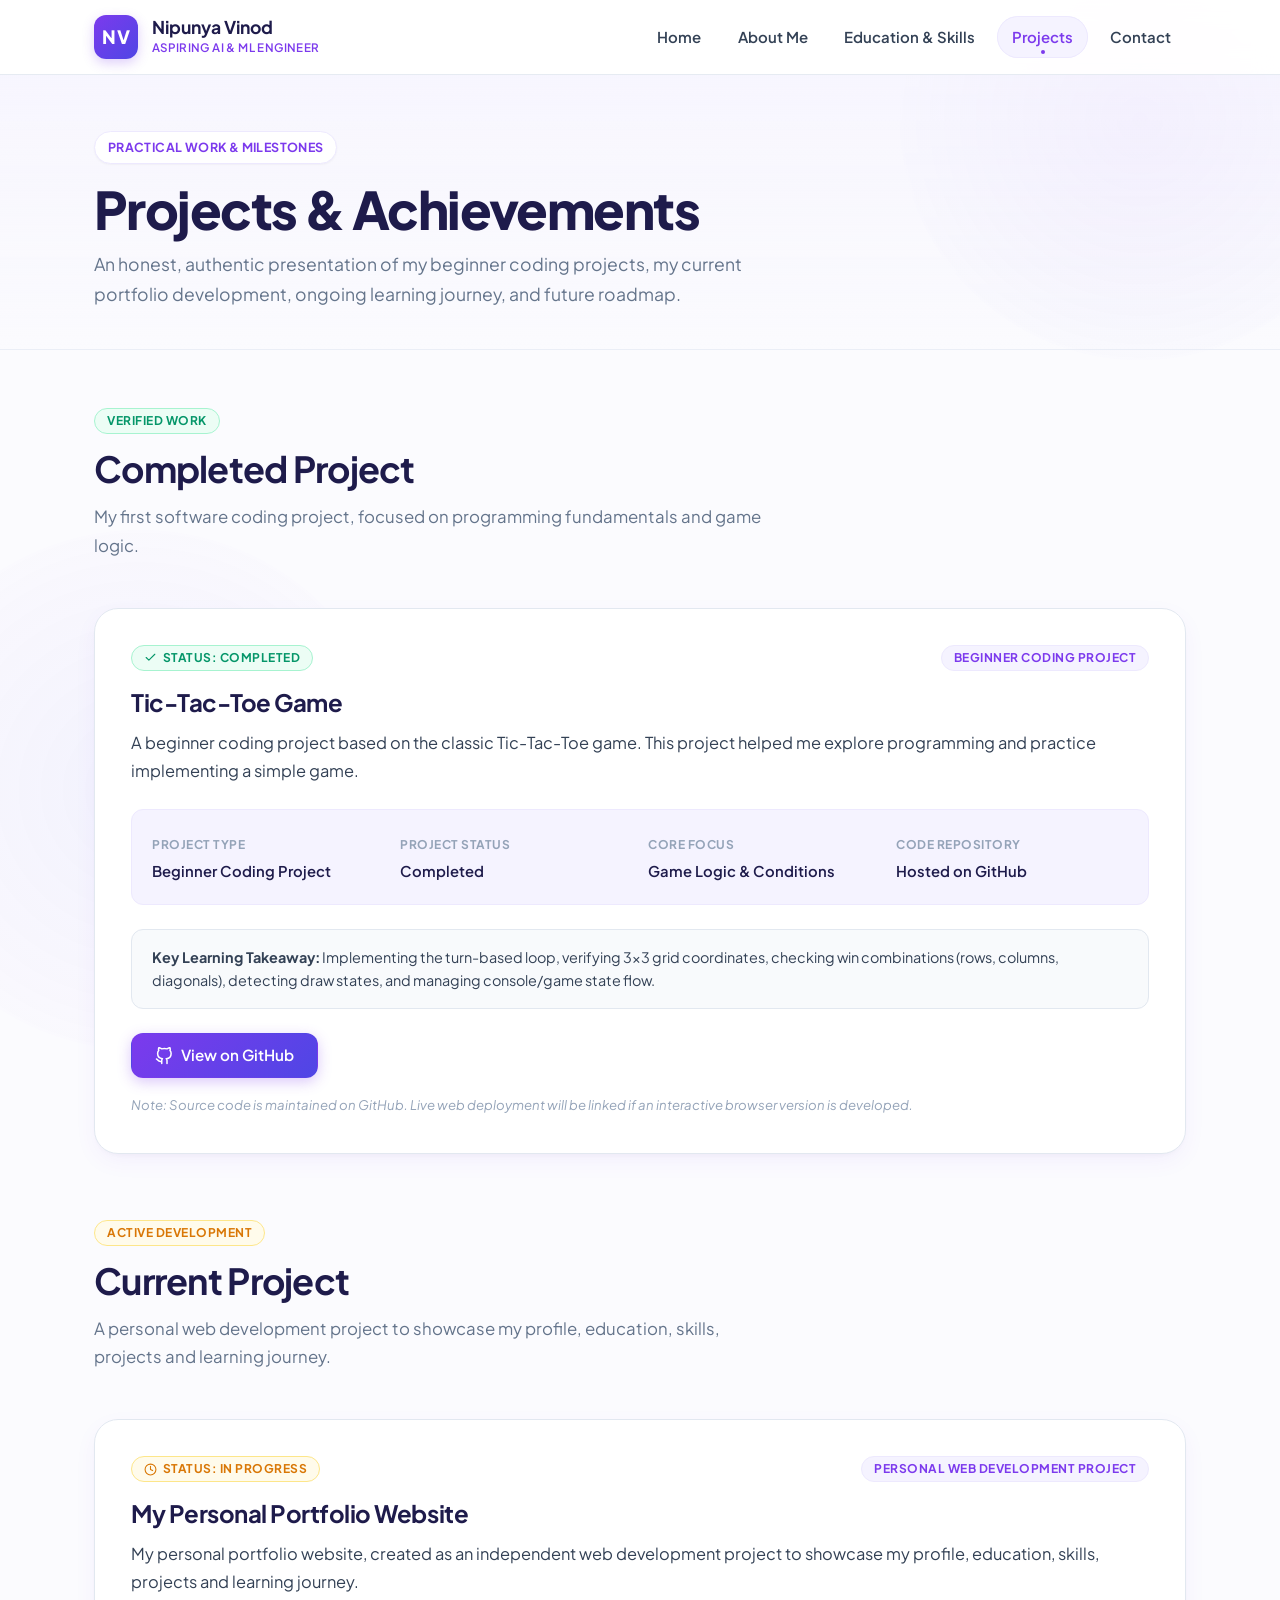
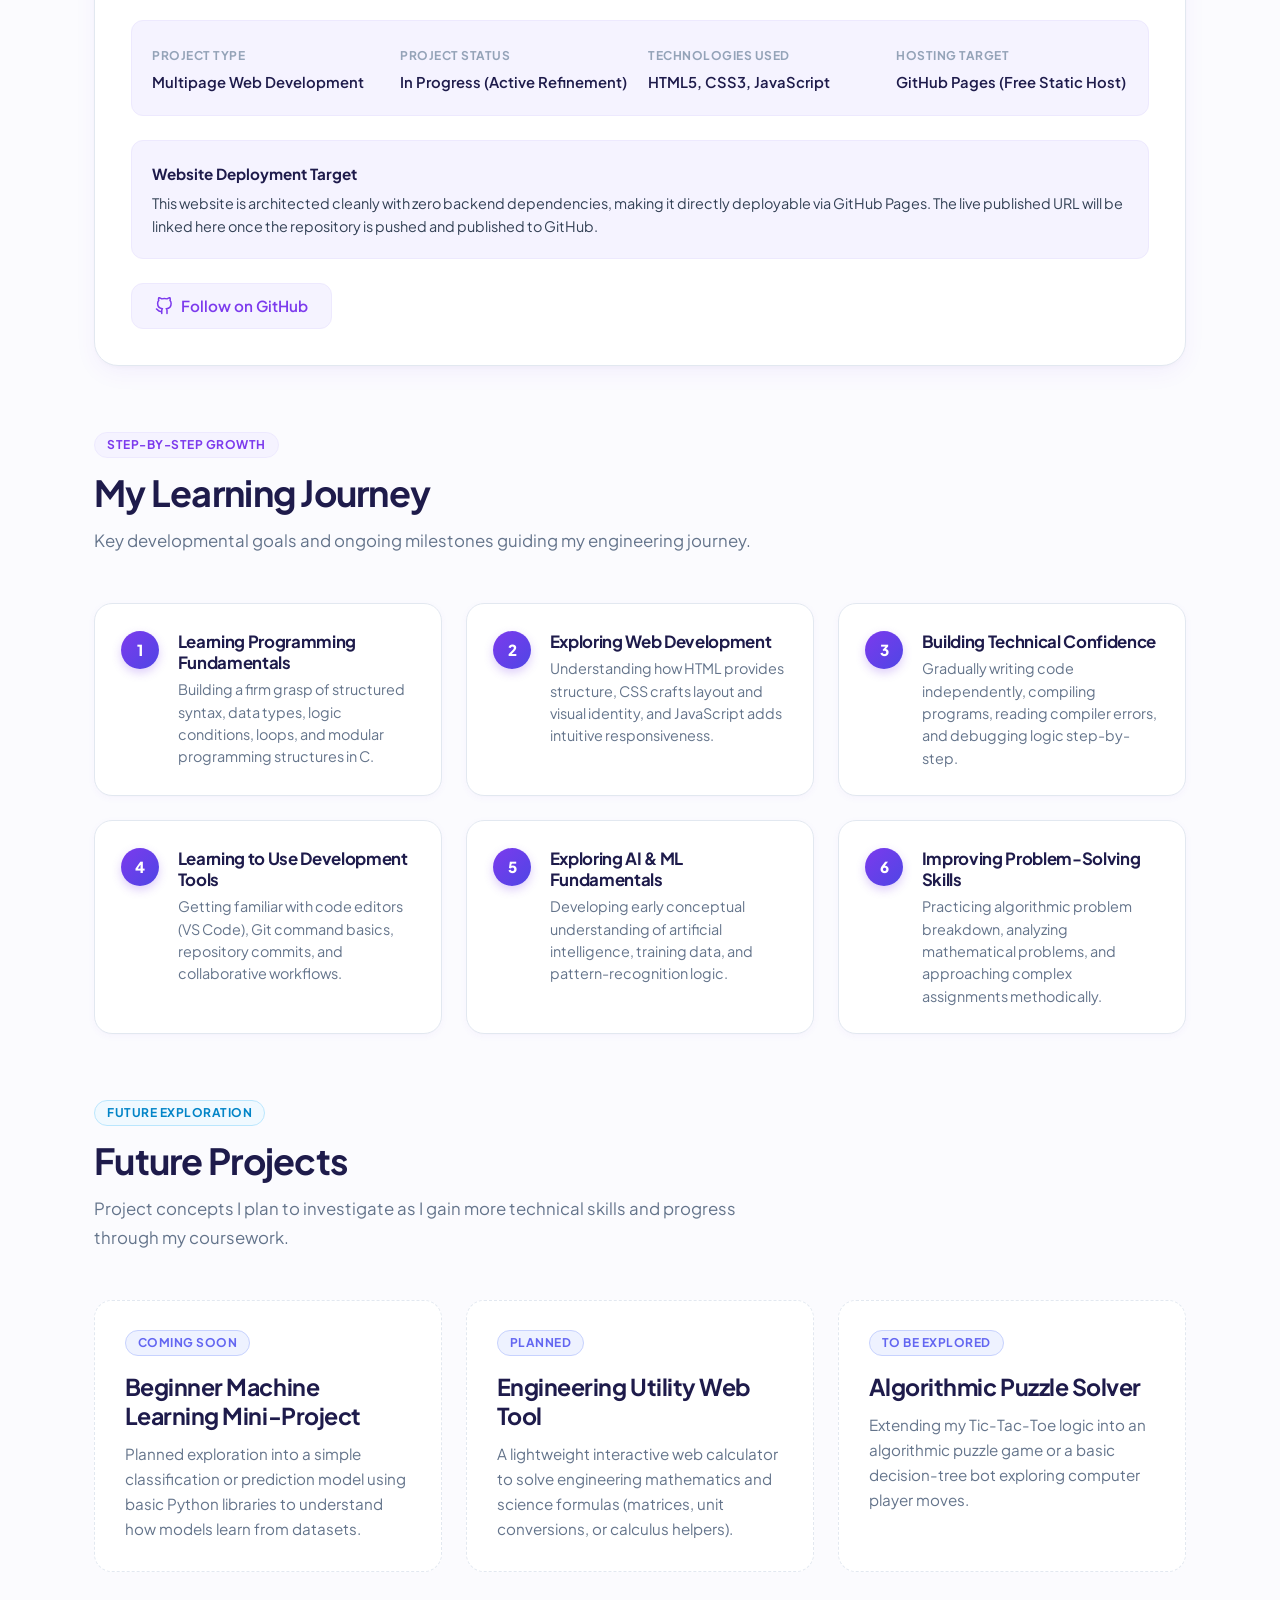
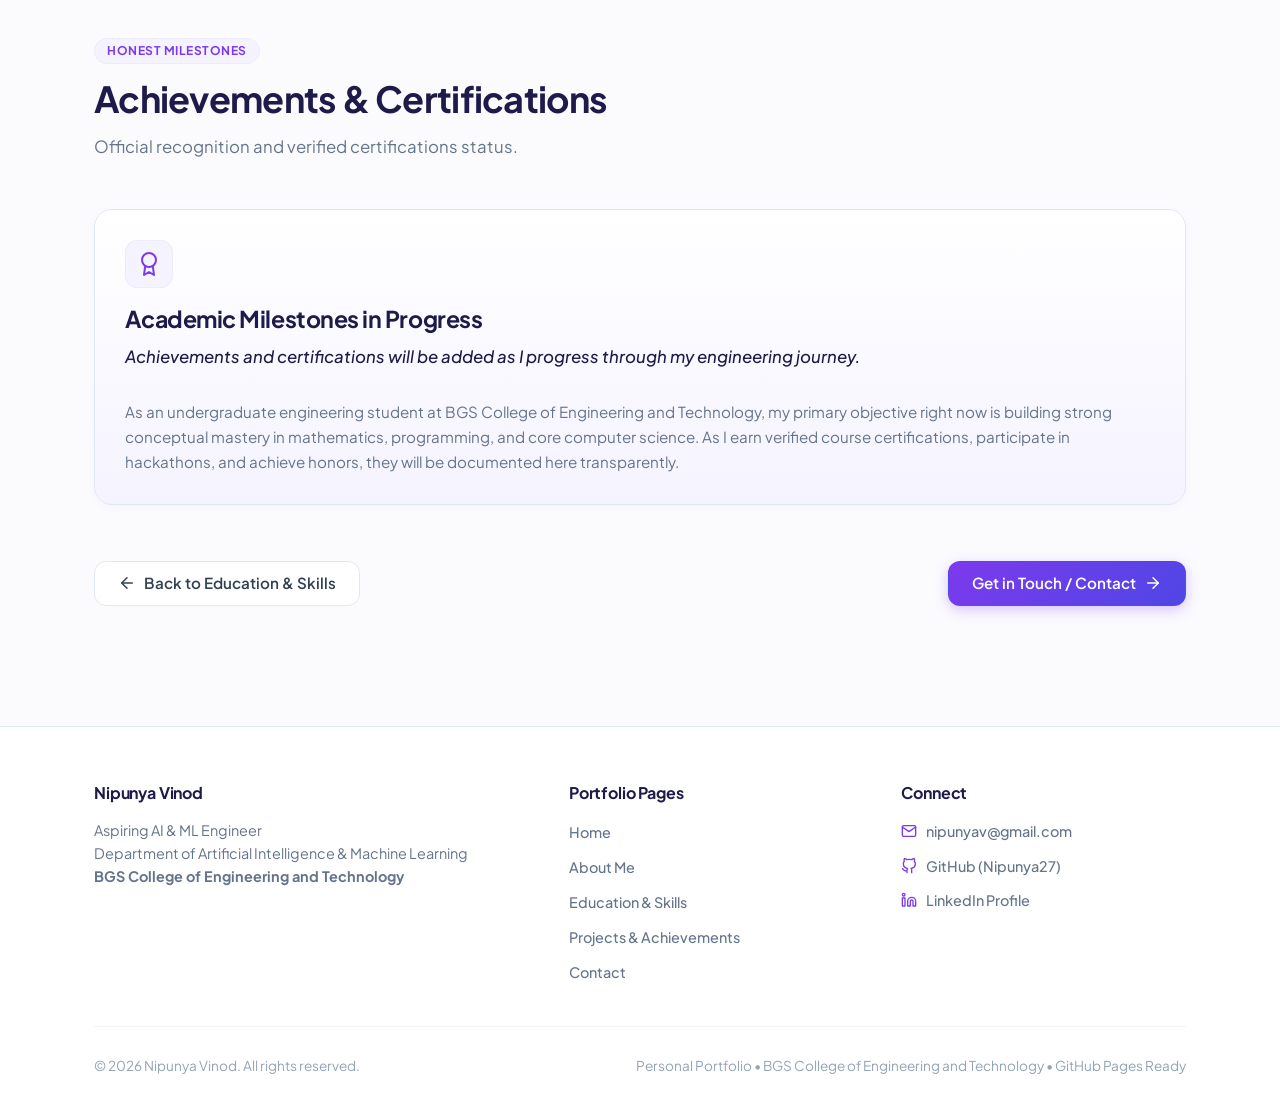
<file: projects.html>
<!DOCTYPE html>
<html lang="en">
<head>
  <meta charset="UTF-8">
  <meta name="viewport" content="width=device-width, initial-scale=1.0">
  <meta name="description" content="Projects and Achievements of Nipunya Vinod - Completed Tic-Tac-Toe game project, personal portfolio website, learning journey timeline, and future exploration.">
  <meta name="keywords" content="Nipunya Vinod, Projects, Tic-Tac-Toe, GitHub, Portfolio Website, BGS College of Engineering and Technology, Learning Journey">
  <meta name="author" content="Nipunya Vinod">
  <title>Projects &amp; Achievements | Nipunya Vinod</title>
  
  <!-- Favicon -->
  <link rel="icon" type="image/svg+xml" href="images/favicon.svg">

  <!-- Google Fonts: Plus Jakarta Sans -->
  <link rel="preconnect" href="https://fonts.googleapis.com">
  <link rel="preconnect" href="https://fonts.gstatic.com" crossorigin>
  <link href="https://fonts.googleapis.com/css2?family=Plus+Jakarta+Sans:wght@400;500;600;700;800&display=swap" rel="stylesheet">

  <!-- Stylesheet -->
  <link rel="stylesheet" href="css/style.css">
</head>
<body>

  <!-- Site Header & Shared Navigation Bar -->
  <header class="site-header" id="siteHeader">
    <div class="container nav-container">
      <a href="index.html" class="brand" aria-label="Nipunya Vinod Home">
        <div class="brand-monogram">NV</div>
        <div class="brand-text">
          <span class="brand-name">Nipunya Vinod</span>
          <span class="brand-tag">Aspiring AI &amp; ML Engineer</span>
        </div>
      </a>

      <!-- Mobile Hamburger Toggle -->
      <button class="nav-toggle" id="navToggle" aria-label="Toggle navigation menu" aria-expanded="false" aria-controls="navMenu">
        <svg class="menu-icon" xmlns="http://www.w3.org/2000/svg" width="24" height="24" viewBox="0 0 24 24" fill="none" stroke="currentColor" stroke-width="2" stroke-linecap="round" stroke-linejoin="round">
          <line x1="3" y1="12" x2="21" y2="12"></line>
          <line x1="3" y1="6" x2="21" y2="6"></line>
          <line x1="3" y1="18" x2="21" y2="18"></line>
        </svg>
        <svg class="close-icon" style="display:none;" xmlns="http://www.w3.org/2000/svg" width="24" height="24" viewBox="0 0 24 24" fill="none" stroke="currentColor" stroke-width="2" stroke-linecap="round" stroke-linejoin="round">
          <line x1="18" y1="6" x2="6" y2="18"></line>
          <line x1="6" y1="6" x2="18" y2="18"></line>
        </svg>
      </button>

      <!-- Navigation Links -->
      <nav>
        <ul class="nav-menu" id="navMenu">
          <li><a href="index.html" class="nav-link">Home</a></li>
          <li><a href="about.html" class="nav-link">About Me</a></li>
          <li><a href="education.html" class="nav-link">Education &amp; Skills</a></li>
          <li><a href="projects.html" class="nav-link active">Projects</a></li>
          <li><a href="contact.html" class="nav-link">Contact</a></li>
        </ul>
      </nav>
    </div>
  </header>

  <!-- Main Content Area -->
  <main class="main-content" id="mainContent">

    <!-- Page Banner -->
    <section class="page-banner" id="projectsBanner">
      <div class="container">
        <div class="page-banner-badge">Practical Work &amp; Milestones</div>
        <h1 class="page-banner-title">Projects &amp; Achievements</h1>
        <p class="page-banner-subtitle">
          An honest, authentic presentation of my beginner coding projects, my current portfolio development, ongoing learning journey, and future roadmap.
        </p>
      </div>
    </section>

    <!-- Projects Section -->
    <section class="section" style="padding-top: 1rem;" id="projectsSection">
      <div class="container">

        <!-- Section A: Completed Project: Tic-Tac-Toe Game -->
        <div class="section-header text-left">
          <div class="badge badge-completed" style="margin-bottom: 0.75rem;">Verified Work</div>
          <h2>Completed Project</h2>
          <p class="section-subtitle">
            My first software coding project, focused on programming fundamentals and game logic.
          </p>
        </div>

        <div class="project-featured-card" id="projectTicTacToe">
          <div class="project-top-meta">
            <span class="badge badge-completed">
              <svg xmlns="http://www.w3.org/2000/svg" width="13" height="13" viewBox="0 0 24 24" fill="none" stroke="currentColor" stroke-width="2" stroke-linecap="round" stroke-linejoin="round"><polyline points="20 6 9 17 4 12"></polyline></svg>
              Status: Completed
            </span>
            <span class="badge badge-purple">Beginner Coding Project</span>
          </div>

          <h3 class="project-title">Tic-Tac-Toe Game</h3>

          <p class="project-description">
            A beginner coding project based on the classic Tic-Tac-Toe game. This project helped me explore programming and practice implementing a simple game.
          </p>

          <div class="project-meta-grid">
            <div>
              <span class="meta-field-label">Project Type</span>
              <div class="meta-field-val">Beginner Coding Project</div>
            </div>
            <div>
              <span class="meta-field-label">Project Status</span>
              <div class="meta-field-val">Completed</div>
            </div>
            <div>
              <span class="meta-field-label">Core Focus</span>
              <div class="meta-field-val">Game Logic &amp; Conditions</div>
            </div>
            <div>
              <span class="meta-field-label">Code Repository</span>
              <div class="meta-field-val">Hosted on GitHub</div>
            </div>
          </div>

          <div style="background-color: var(--bg-surface-alt); padding: 1rem 1.25rem; border-radius: var(--radius-md); border: 1px solid var(--border-light); margin-bottom: 1.5rem;">
            <p style="font-size: 0.9rem; color: var(--text-body); margin: 0; line-height: 1.6;">
              <strong>Key Learning Takeaway:</strong> Implementing the turn-based loop, verifying 3x3 grid coordinates, checking win combinations (rows, columns, diagonals), detecting draw states, and managing console/game state flow.
            </p>
          </div>

          <div class="btn-group" style="margin-top: 0;">
            <a href="https://github.com/Nipunya27/TIc-Tac-Toe" target="_blank" rel="noopener noreferrer" class="btn btn-primary" id="btnViewTicTacToe">
              <svg xmlns="http://www.w3.org/2000/svg" width="18" height="18" viewBox="0 0 24 24" fill="none" stroke="currentColor" stroke-width="2" stroke-linecap="round" stroke-linejoin="round">
                <path d="M9 19c-5 1.5-5-2.5-7-3m14 6v-3.87a3.37 3.37 0 0 0-.94-2.61c3.14-.35 6.44-1.54 6.44-7A5.44 5.44 0 0 0 20 4.77 5.07 5.07 0 0 0 19.91 1S18.73.65 16 2.48a13.38 13.38 0 0 0-7 0C6.27.65 5.09 1 5.09 1A5.07 5.07 0 0 0 5 4.77a5.44 5.44 0 0 0-1.5 3.78c0 5.42 3.3 6.61 6.44 7A3.37 3.37 0 0 0 9 18.13V22"></path>
              </svg>
              <span>View on GitHub</span>
            </a>
          </div>

          <div style="margin-top: 1rem; font-size: 0.825rem; color: var(--text-subtle);">
            <em>Note: Source code is maintained on GitHub. Live web deployment will be linked if an interactive browser version is developed.</em>
          </div>
        </div>

        <!-- Section B: Current Project: Personal Portfolio Website -->
        <div class="section-header text-left" style="margin-top: 4rem;">
          <div class="badge badge-progress" style="margin-bottom: 0.75rem;">Active Development</div>
          <h2>Current Project</h2>
          <p class="section-subtitle">
            A personal web development project to showcase my profile, education, skills, projects and learning journey.
          </p>
        </div>

        <div class="project-featured-card" id="projectPortfolio">
          <div class="project-top-meta">
            <span class="badge badge-progress">
              <svg xmlns="http://www.w3.org/2000/svg" width="13" height="13" viewBox="0 0 24 24" fill="none" stroke="currentColor" stroke-width="2" stroke-linecap="round" stroke-linejoin="round"><circle cx="12" cy="12" r="10"></circle><polyline points="12 6 12 12 16 14"></polyline></svg>
              Status: In Progress
            </span>
            <span class="badge badge-purple">Personal Web Development Project</span>
          </div>

          <h3 class="project-title">My Personal Portfolio Website</h3>

          <p class="project-description">
            My personal portfolio website, created as an independent web development project to showcase my profile, education, skills, projects and learning journey.
          </p>

          <div class="project-meta-grid">
            <div>
              <span class="meta-field-label">Project Type</span>
              <div class="meta-field-val">Multipage Web Development</div>
            </div>
            <div>
              <span class="meta-field-label">Project Status</span>
              <div class="meta-field-val">In Progress (Active Refinement)</div>
            </div>
            <div>
              <span class="meta-field-label">Technologies Used</span>
              <div class="meta-field-val">HTML5, CSS3, JavaScript</div>
            </div>
            <div>
              <span class="meta-field-label">Hosting Target</span>
              <div class="meta-field-val">GitHub Pages (Free Static Host)</div>
            </div>
          </div>

          <div style="background-color: var(--primary-light); padding: 1.25rem; border-radius: var(--radius-md); border: 1px solid var(--primary-subtle); margin-bottom: 1.5rem;">
            <div style="font-weight: 700; font-size: 0.95rem; color: var(--text-heading); margin-bottom: 0.35rem;">
              Website Deployment Target
            </div>
            <p style="font-size: 0.9rem; color: var(--text-body); margin: 0; line-height: 1.6;">
              This website is architected cleanly with zero backend dependencies, making it directly deployable via GitHub Pages. The live published URL will be linked here once the repository is pushed and published to GitHub.
            </p>
          </div>

          <div class="btn-group" style="margin-top: 0;">
            <a href="https://github.com/Nipunya27" target="_blank" rel="noopener noreferrer" class="btn btn-secondary">
              <svg xmlns="http://www.w3.org/2000/svg" width="18" height="18" viewBox="0 0 24 24" fill="none" stroke="currentColor" stroke-width="2" stroke-linecap="round" stroke-linejoin="round">
                <path d="M9 19c-5 1.5-5-2.5-7-3m14 6v-3.87a3.37 3.37 0 0 0-.94-2.61c3.14-.35 6.44-1.54 6.44-7A5.44 5.44 0 0 0 20 4.77 5.07 5.07 0 0 0 19.91 1S18.73.65 16 2.48a13.38 13.38 0 0 0-7 0C6.27.65 5.09 1 5.09 1A5.07 5.07 0 0 0 5 4.77a5.44 5.44 0 0 0-1.5 3.78c0 5.42 3.3 6.61 6.44 7A3.37 3.37 0 0 0 9 18.13V22"></path>
              </svg>
              <span>Follow on GitHub</span>
            </a>
          </div>
        </div>

        <!-- Section C: My Learning Journey -->
        <div class="section-header text-left" style="margin-top: 4rem;">
          <div class="badge badge-purple" style="margin-bottom: 0.75rem;">Step-by-Step Growth</div>
          <h2>My Learning Journey</h2>
          <p class="section-subtitle">
            Key developmental goals and ongoing milestones guiding my engineering journey.
          </p>
        </div>

        <div class="timeline-grid" id="learningJourneyGrid">
          
          <!-- Milestone 1 -->
          <div class="timeline-card">
            <div class="timeline-number">1</div>
            <div class="timeline-content">
              <h4>Learning Programming Fundamentals</h4>
              <p>
                Building a firm grasp of structured syntax, data types, logic conditions, loops, and modular programming structures in C.
              </p>
            </div>
          </div>

          <!-- Milestone 2 -->
          <div class="timeline-card">
            <div class="timeline-number">2</div>
            <div class="timeline-content">
              <h4>Exploring Web Development</h4>
              <p>
                Understanding how HTML provides structure, CSS crafts layout and visual identity, and JavaScript adds intuitive responsiveness.
              </p>
            </div>
          </div>

          <!-- Milestone 3 -->
          <div class="timeline-card">
            <div class="timeline-number">3</div>
            <div class="timeline-content">
              <h4>Building Technical Confidence</h4>
              <p>
                Gradually writing code independently, compiling programs, reading compiler errors, and debugging logic step-by-step.
              </p>
            </div>
          </div>

          <!-- Milestone 4 -->
          <div class="timeline-card">
            <div class="timeline-number">4</div>
            <div class="timeline-content">
              <h4>Learning to Use Development Tools</h4>
              <p>
                Getting familiar with code editors (VS Code), Git command basics, repository commits, and collaborative workflows.
              </p>
            </div>
          </div>

          <!-- Milestone 5 -->
          <div class="timeline-card">
            <div class="timeline-number">5</div>
            <div class="timeline-content">
              <h4>Exploring AI &amp; ML Fundamentals</h4>
              <p>
                Developing early conceptual understanding of artificial intelligence, training data, and pattern-recognition logic.
              </p>
            </div>
          </div>

          <!-- Milestone 6 -->
          <div class="timeline-card">
            <div class="timeline-number">6</div>
            <div class="timeline-content">
              <h4>Improving Problem-Solving Skills</h4>
              <p>
                Practicing algorithmic problem breakdown, analyzing mathematical problems, and approaching complex assignments methodically.
              </p>
            </div>
          </div>

        </div>

        <!-- Section D: Future Projects -->
        <div class="section-header text-left" style="margin-top: 4rem;">
          <div class="badge badge-blue" style="margin-bottom: 0.75rem;">Future Exploration</div>
          <h2>Future Projects</h2>
          <p class="section-subtitle">
            Project concepts I plan to investigate as I gain more technical skills and progress through my coursework.
          </p>
        </div>

        <div class="cards-grid-3" id="futureProjectsGrid">
          
          <!-- Future 1: Coming Soon -->
          <div class="future-card">
            <span class="badge badge-planned">Coming Soon</span>
            <h3 class="card-title">Beginner Machine Learning Mini-Project</h3>
            <p class="card-text">
              Planned exploration into a simple classification or prediction model using basic Python libraries to understand how models learn from datasets.
            </p>
          </div>

          <!-- Future 2: Planned -->
          <div class="future-card">
            <span class="badge badge-planned">Planned</span>
            <h3 class="card-title">Engineering Utility Web Tool</h3>
            <p class="card-text">
              A lightweight interactive web calculator to solve engineering mathematics and science formulas (matrices, unit conversions, or calculus helpers).
            </p>
          </div>

          <!-- Future 3: To Be Explored -->
          <div class="future-card">
            <span class="badge badge-planned">To Be Explored</span>
            <h3 class="card-title">Algorithmic Puzzle Solver</h3>
            <p class="card-text">
              Extending my Tic-Tac-Toe logic into an algorithmic puzzle game or a basic decision-tree bot exploring computer player moves.
            </p>
          </div>

        </div>

        <!-- Section E: Achievements and Certifications -->
        <div class="section-header text-left" style="margin-top: 4rem;">
          <div class="badge badge-purple" style="margin-bottom: 0.75rem;">Honest Milestones</div>
          <h2>Achievements &amp; Certifications</h2>
          <p class="section-subtitle">
            Official recognition and verified certifications status.
          </p>
        </div>

        <div class="card" id="achievementsCard" style="background: linear-gradient(180deg, #ffffff 0%, var(--primary-light) 100%);">
          <div class="card-icon" style="margin-bottom: 1rem;">
            <svg xmlns="http://www.w3.org/2000/svg" width="24" height="24" viewBox="0 0 24 24" fill="none" stroke="currentColor" stroke-width="2" stroke-linecap="round" stroke-linejoin="round">
              <circle cx="12" cy="8" r="7"></circle>
              <polyline points="8.21 13.89 7 23 12 20 17 23 15.79 13.88"></polyline>
            </svg>
          </div>
          <h3 class="card-title">Academic Milestones in Progress</h3>
          <p class="card-text" style="font-size: 1.05rem; color: var(--text-heading); font-weight: 500;">
            <em>Achievements and certifications will be added as I progress through my engineering journey.</em>
          </p>
          <p class="card-text" style="margin-top: 0.75rem;">
            As an undergraduate engineering student at BGS College of Engineering and Technology, my primary objective right now is building strong conceptual mastery in mathematics, programming, and core computer science. As I earn verified course certifications, participate in hackathons, and achieve honors, they will be documented here transparently.
          </p>
        </div>

        <!-- Next Page Navigation Button -->
        <div class="btn-group" style="justify-content: space-between; margin-top: 3.5rem;">
          <a href="education.html" class="btn btn-outline">
            <svg xmlns="http://www.w3.org/2000/svg" width="18" height="18" viewBox="0 0 24 24" fill="none" stroke="currentColor" stroke-width="2" stroke-linecap="round" stroke-linejoin="round">
              <line x1="19" y1="12" x2="5" y2="12"></line>
              <polyline points="12 19 5 12 12 5"></polyline>
            </svg>
            <span>Back to Education &amp; Skills</span>
          </a>

          <a href="contact.html" class="btn btn-primary">
            <span>Get in Touch / Contact</span>
            <svg xmlns="http://www.w3.org/2000/svg" width="18" height="18" viewBox="0 0 24 24" fill="none" stroke="currentColor" stroke-width="2" stroke-linecap="round" stroke-linejoin="round">
              <line x1="5" y1="12" x2="19" y2="12"></line>
              <polyline points="12 5 19 12 12 19"></polyline>
            </svg>
          </a>
        </div>

      </div>
    </section>

  </main>

  <!-- Shared Site Footer -->
  <footer class="site-footer" id="siteFooter">
    <div class="container">
      <div class="footer-grid">
        
        <!-- Col 1: About & College Info -->
        <div class="footer-col footer-about">
          <h4>Nipunya Vinod</h4>
          <p>
            Aspiring AI &amp; ML Engineer<br>
            Department of Artificial Intelligence &amp; Machine Learning<br>
            <strong>BGS College of Engineering and Technology</strong>
          </p>
        </div>

        <!-- Col 2: Navigation Links -->
        <div class="footer-col">
          <h4>Portfolio Pages</h4>
          <ul class="footer-nav-list">
            <li><a href="index.html">Home</a></li>
            <li><a href="about.html">About Me</a></li>
            <li><a href="education.html">Education &amp; Skills</a></li>
            <li><a href="projects.html">Projects &amp; Achievements</a></li>
            <li><a href="contact.html">Contact</a></li>
          </ul>
        </div>

        <!-- Col 3: Verified Connections -->
        <div class="footer-col">
          <h4>Connect</h4>
          <div class="footer-social-links">
            <a href="mailto:nipunyav@gmail.com" class="footer-social-item">
              <svg xmlns="http://www.w3.org/2000/svg" width="16" height="16" viewBox="0 0 24 24" fill="none" stroke="currentColor" stroke-width="2" stroke-linecap="round" stroke-linejoin="round">
                <path d="M4 4h16c1.1 0 2 .9 2 2v12c0 1.1-.9 2-2 2H4c-1.1 0-2-.9-2-2V6c0-1.1.9-2 2-2z"></path>
                <polyline points="22,6 12,13 2,6"></polyline>
              </svg>
              <span>nipunyav@gmail.com</span>
            </a>

            <a href="https://github.com/Nipunya27" target="_blank" rel="noopener noreferrer" class="footer-social-item">
              <svg xmlns="http://www.w3.org/2000/svg" width="16" height="16" viewBox="0 0 24 24" fill="none" stroke="currentColor" stroke-width="2" stroke-linecap="round" stroke-linejoin="round">
                <path d="M9 19c-5 1.5-5-2.5-7-3m14 6v-3.87a3.37 3.37 0 0 0-.94-2.61c3.14-.35 6.44-1.54 6.44-7A5.44 5.44 0 0 0 20 4.77 5.07 5.07 0 0 0 19.91 1S18.73.65 16 2.48a13.38 13.38 0 0 0-7 0C6.27.65 5.09 1 5.09 1A5.07 5.07 0 0 0 5 4.77a5.44 5.44 0 0 0-1.5 3.78c0 5.42 3.3 6.61 6.44 7A3.37 3.37 0 0 0 9 18.13V22"></path>
              </svg>
              <span>GitHub (Nipunya27)</span>
            </a>

            <a href="https://www.linkedin.com/in/nipunya-vinod-721294448?utm_source=share_via&utm_content=profile&utm_medium=member_android" target="_blank" rel="noopener noreferrer" class="footer-social-item">
              <svg xmlns="http://www.w3.org/2000/svg" width="16" height="16" viewBox="0 0 24 24" fill="none" stroke="currentColor" stroke-width="2" stroke-linecap="round" stroke-linejoin="round">
                <path d="M16 8a6 6 0 0 1 6 6v7h-4v-7a2 2 0 0 0-2-2 2 2 0 0 0-2 2v7h-4v-7a6 6 0 0 1 6-6z"></path>
                <rect x="2" y="9" width="4" height="12"></rect>
                <circle cx="4" cy="4" r="2"></circle>
              </svg>
              <span>LinkedIn Profile</span>
            </a>
          </div>
        </div>

      </div>

      <!-- Bottom Bar -->
      <div class="footer-bottom">
        <div>
          &copy; <span class="current-year">2025</span> Nipunya Vinod. All rights reserved.
        </div>
        <div>
          Personal Portfolio &bull; BGS College of Engineering and Technology &bull; GitHub Pages Ready
        </div>
      </div>
    </div>
  </footer>

  <!-- JavaScript File -->
  <script src="js/script.js"></script>
</body>
</html>
</file>
<file: css/style.css>
/* ==========================================================================
   NIPUNYA VINOD - PERSONAL PORTFOLIO STYLESHEET
   Personal Web Development Project
   Theme: Minimal Light Professional Developer Portfolio
   Palette: Soft Lavender, Subtle Purple & Indigo Accents on Off-White
   ========================================================================== */

/* --------------------------------------------------------------------------
   1. CSS CUSTOM PROPERTIES (DESIGN TOKENS)
   -------------------------------------------------------------------------- */
:root {
  /* Brand & Accent Colors */
  --primary: #7c3aed;            /* Vibrant Soft Purple / Violet */
  --primary-hover: #6d28d9;      /* Deeper Purple for hover */
  --primary-light: #f5f3ff;      /* Very soft lavender background wash */
  --primary-subtle: #ede9fe;     /* Lavender border / highlight tint */
  --primary-glow: rgba(124, 58, 237, 0.18);

  --secondary: #4f46e5;          /* Modern Indigo / Soft Royal Blue */
  --secondary-light: #eef2ff;

  --accent-sky: #0284c7;         /* Soft Blue */
  --accent-sky-light: #f0f9ff;

  /* Status Colors */
  --status-success: #059669;
  --status-success-bg: #ecfdf5;
  --status-success-border: #a7f3d0;

  --status-progress: #d97706;
  --status-progress-bg: #fffbeb;
  --status-progress-border: #fde68a;

  --status-planned: #6366f1;
  --status-planned-bg: #eef2ff;
  --status-planned-border: #c7d2fe;

  /* Neutral Backgrounds (Minimal Light Theme) */
  --bg-page: #fbfbfe;            /* Clean off-white with cool lavender hint */
  --bg-surface: #ffffff;         /* Pure crisp white card surface */
  --bg-surface-alt: #f8fafc;     /* Soft slate white */
  --bg-surface-subtle: #f1f5f9;  /* Muted pill / divider */

  /* Text & Typography Colors */
  --text-heading: #1e1b4b;       /* Deep navy-indigo: high contrast & elegant */
  --text-body: #334155;          /* Slate 700: excellent readability */
  --text-muted: #64748b;         /* Slate 500: secondary descriptions */
  --text-subtle: #94a3b8;        /* Slate 400: captions & placeholders */

  /* Borders & Dividers */
  --border-light: #e2e8f0;       /* Standard crisp border */
  --border-subtle: #f1f5f9;      /* Extra soft divider */
  --border-accent: #ddd6fe;      /* Lavender card border on hover */

  /* Shadows */
  --shadow-xs: 0 1px 2px 0 rgba(15, 23, 42, 0.04);
  --shadow-sm: 0 2px 8px -1px rgba(124, 58, 237, 0.05), 0 1px 3px -1px rgba(15, 23, 42, 0.03);
  --shadow-md: 0 8px 24px -4px rgba(124, 58, 237, 0.08), 0 3px 6px -2px rgba(15, 23, 42, 0.04);
  --shadow-lg: 0 16px 36px -6px rgba(124, 58, 237, 0.12), 0 6px 12px -3px rgba(15, 23, 42, 0.04);
  --shadow-hover: 0 20px 40px -8px rgba(124, 58, 237, 0.16), 0 8px 16px -4px rgba(15, 23, 42, 0.05);

  /* Typography */
  --font-sans: 'Plus Jakarta Sans', -apple-system, BlinkMacSystemFont, 'Segoe UI', Roboto, Helvetica, Arial, sans-serif;
  --font-mono: 'JetBrains Mono', 'Fira Code', 'Courier New', monospace;

  /* Border Radii */
  --radius-sm: 8px;
  --radius-md: 12px;
  --radius-lg: 18px;
  --radius-xl: 24px;
  --radius-full: 9999px;

  /* Transitions */
  --transition-fast: 0.18s ease;
  --transition-normal: 0.25s ease;
  --transition-smooth: 0.35s cubic-bezier(0.16, 1, 0.3, 1);
}

/* --------------------------------------------------------------------------
   2. RESET & BASE ELEMENTS
   -------------------------------------------------------------------------- */
*, *::before, *::after {
  box-sizing: border-box;
  margin: 0;
  padding: 0;
}

html {
  font-size: 16px;
  scroll-behavior: smooth;
  -webkit-text-size-adjust: 100%;
}

body {
  font-family: var(--font-sans);
  font-size: 1rem;
  line-height: 1.68;
  color: var(--text-body);
  background-color: var(--bg-page);
  min-height: 100vh;
  display: flex;
  flex-direction: column;
  overflow-x: hidden;
  position: relative;
}

/* Subtle ambient background glow (pure CSS, lightweight) */
body::before {
  content: '';
  position: fixed;
  top: -120px;
  right: -100px;
  width: 480px;
  height: 480px;
  background: radial-gradient(circle, rgba(124, 58, 237, 0.07) 0%, rgba(79, 70, 229, 0.02) 60%, transparent 80%);
  border-radius: 50%;
  pointer-events: none;
  z-index: -1;
}

body::after {
  content: '';
  position: fixed;
  bottom: -150px;
  left: -120px;
  width: 520px;
  height: 520px;
  background: radial-gradient(circle, rgba(99, 102, 241, 0.06) 0%, rgba(124, 58, 237, 0.02) 60%, transparent 80%);
  border-radius: 50%;
  pointer-events: none;
  z-index: -1;
}

/* Accessible focus styling */
:focus-visible {
  outline: 2px solid var(--primary);
  outline-offset: 3px;
  border-radius: 4px;
}

img, svg {
  display: block;
  max-width: 100%;
}

a {
  color: var(--primary);
  text-decoration: none;
  transition: color var(--transition-fast);
}

a:hover {
  color: var(--primary-hover);
}

button, input, textarea, select {
  font: inherit;
  color: inherit;
}

/* --------------------------------------------------------------------------
   3. TYPOGRAPHY
   -------------------------------------------------------------------------- */
h1, h2, h3, h4, h5, h6 {
  color: var(--text-heading);
  font-weight: 700;
  line-height: 1.25;
  letter-spacing: -0.02em;
}

h1 {
  font-size: clamp(2rem, 4vw + 1rem, 3.25rem);
  font-weight: 800;
  letter-spacing: -0.03em;
}

h2 {
  font-size: clamp(1.6rem, 2.5vw + 0.5rem, 2.25rem);
  margin-bottom: 0.75rem;
}

h3 {
  font-size: clamp(1.2rem, 1.8vw + 0.2rem, 1.45rem);
  margin-bottom: 0.5rem;
}

h4 {
  font-size: 1.125rem;
  margin-bottom: 0.35rem;
}

p {
  margin-bottom: 1rem;
}

p:last-child {
  margin-bottom: 0;
}

.text-muted {
  color: var(--text-muted);
}

.lead-text {
  font-size: 1.125rem;
  line-height: 1.75;
  color: var(--text-body);
}

/* --------------------------------------------------------------------------
   4. LAYOUT & CONTAINERS
   -------------------------------------------------------------------------- */
.container {
  width: 100%;
  max-width: 1140px;
  margin-left: auto;
  margin-right: auto;
  padding-left: 1.5rem;
  padding-right: 1.5rem;
}

.main-content {
  flex: 1 0 auto;
  padding-bottom: 4rem;
}

.section {
  padding-top: 3.5rem;
  padding-bottom: 3.5rem;
}

.section-alt {
  background-color: var(--primary-light);
  border-top: 1px solid var(--primary-subtle);
  border-bottom: 1px solid var(--primary-subtle);
}

.section-header {
  text-align: center;
  max-width: 680px;
  margin: 0 auto 3rem auto;
}

.section-header.text-left {
  text-align: left;
  margin-left: 0;
  margin-right: 0;
}

.section-title {
  margin-bottom: 0.75rem;
}

.section-subtitle {
  color: var(--text-muted);
  font-size: 1.05rem;
}

/* --------------------------------------------------------------------------
   5. NAVIGATION BAR
   -------------------------------------------------------------------------- */
.site-header {
  position: sticky;
  top: 0;
  z-index: 1000;
  background-color: rgba(255, 255, 255, 0.92);
  backdrop-filter: blur(12px);
  -webkit-backdrop-filter: blur(12px);
  border-bottom: 1px solid rgba(226, 232, 240, 0.85);
  transition: all var(--transition-fast);
}

.nav-container {
  display: flex;
  align-items: center;
  justify-content: space-between;
  height: 74px;
}

/* Logo / Monogram Brand */
.brand {
  display: flex;
  align-items: center;
  gap: 0.85rem;
  text-decoration: none;
}

.brand-monogram {
  width: 44px;
  height: 44px;
  border-radius: var(--radius-md);
  background: linear-gradient(135deg, var(--primary) 0%, var(--secondary) 100%);
  display: flex;
  align-items: center;
  justify-content: center;
  color: #ffffff;
  font-weight: 800;
  font-size: 1.15rem;
  letter-spacing: 0.5px;
  box-shadow: 0 4px 12px rgba(124, 58, 237, 0.25);
  flex-shrink: 0;
  transition: transform var(--transition-fast);
}

.brand:hover .brand-monogram {
  transform: translateY(-2px) scale(1.02);
}

.brand-text {
  display: flex;
  flex-direction: column;
}

.brand-name {
  font-size: 1.1rem;
  font-weight: 700;
  color: var(--text-heading);
  line-height: 1.2;
}

.brand-tag {
  font-size: 0.725rem;
  font-weight: 600;
  color: var(--primary);
  letter-spacing: 0.4px;
  text-transform: uppercase;
}

/* Nav Menu (Desktop) */
.nav-menu {
  display: flex;
  align-items: center;
  list-style: none;
  gap: 0.4rem;
}

.nav-link {
  display: inline-flex;
  align-items: center;
  padding: 0.5rem 0.95rem;
  font-size: 0.935rem;
  font-weight: 600;
  color: var(--text-body);
  border-radius: var(--radius-full);
  transition: all var(--transition-fast);
  position: relative;
}

.nav-link:hover {
  color: var(--primary);
  background-color: var(--primary-light);
}

/* Active Nav State */
.nav-link.active {
  color: var(--primary);
  background-color: var(--primary-light);
  box-shadow: inset 0 0 0 1px var(--primary-subtle);
}

.nav-link.active::after {
  content: '';
  position: absolute;
  bottom: 4px;
  left: 50%;
  transform: translateX(-50%);
  width: 4px;
  height: 4px;
  background-color: var(--primary);
  border-radius: 50%;
}

/* Mobile Hamburger Toggle */
.nav-toggle {
  display: none;
  background: none;
  border: 1px solid var(--border-light);
  border-radius: var(--radius-sm);
  padding: 0.55rem;
  cursor: pointer;
  color: var(--text-heading);
  transition: all var(--transition-fast);
}

.nav-toggle:hover {
  background-color: var(--primary-light);
  color: var(--primary);
  border-color: var(--primary-subtle);
}

.nav-toggle svg {
  width: 22px;
  height: 22px;
}

/* --------------------------------------------------------------------------
   6. BUTTONS & INTERACTIVE ELEMENTS
   -------------------------------------------------------------------------- */
.btn-group {
  display: flex;
  flex-wrap: wrap;
  align-items: center;
  gap: 0.85rem;
  margin-top: 1.5rem;
}

.btn {
  display: inline-flex;
  align-items: center;
  justify-content: center;
  gap: 0.5rem;
  padding: 0.72rem 1.45rem;
  font-size: 0.95rem;
  font-weight: 600;
  border-radius: var(--radius-md);
  border: 1px solid transparent;
  cursor: pointer;
  text-decoration: none;
  transition: all var(--transition-smooth);
  line-height: 1.35;
  white-space: nowrap;
}

.btn svg {
  width: 18px;
  height: 18px;
  transition: transform var(--transition-fast);
}

.btn-primary {
  background: linear-gradient(135deg, var(--primary) 0%, var(--secondary) 100%);
  color: #ffffff;
  box-shadow: 0 4px 14px rgba(124, 58, 237, 0.28);
}

.btn-primary:hover {
  color: #ffffff;
  transform: translateY(-2px);
  box-shadow: 0 8px 20px rgba(124, 58, 237, 0.36);
}

.btn-primary:hover svg {
  transform: translateX(3px);
}

.btn-secondary {
  background-color: var(--primary-light);
  color: var(--primary);
  border-color: var(--primary-subtle);
}

.btn-secondary:hover {
  background-color: #ede9fe;
  color: var(--primary-hover);
  transform: translateY(-2px);
  box-shadow: var(--shadow-sm);
}

.btn-outline {
  background-color: var(--bg-surface);
  color: var(--text-body);
  border-color: var(--border-light);
}

.btn-outline:hover {
  background-color: var(--bg-surface);
  color: var(--primary);
  border-color: var(--primary);
  transform: translateY(-2px);
  box-shadow: var(--shadow-sm);
}

.btn-sm {
  padding: 0.5rem 1rem;
  font-size: 0.85rem;
  border-radius: var(--radius-sm);
}

/* --------------------------------------------------------------------------
   7. BADGES, TAGS & STATUS PILLS
   -------------------------------------------------------------------------- */
.badge {
  display: inline-flex;
  align-items: center;
  gap: 0.35rem;
  padding: 0.3rem 0.75rem;
  font-size: 0.75rem;
  font-weight: 700;
  text-transform: uppercase;
  letter-spacing: 0.5px;
  border-radius: var(--radius-full);
  line-height: 1.2;
}

.badge-purple {
  background-color: var(--primary-light);
  color: var(--primary);
  border: 1px solid var(--primary-subtle);
}

.badge-blue {
  background-color: var(--accent-sky-light);
  color: var(--accent-sky);
  border: 1px solid #bae6fd;
}

.badge-completed {
  background-color: var(--status-success-bg);
  color: var(--status-success);
  border: 1px solid var(--status-success-border);
}

.badge-progress {
  background-color: var(--status-progress-bg);
  color: var(--status-progress);
  border: 1px solid var(--status-progress-border);
}

.badge-planned {
  background-color: var(--status-planned-bg);
  color: var(--status-planned);
  border: 1px solid var(--status-planned-border);
}

.badge-level {
  background-color: #f1f5f9;
  color: #475569;
  border: 1px solid #e2e8f0;
  font-size: 0.72rem;
  padding: 0.25rem 0.65rem;
}

/* --------------------------------------------------------------------------
   8. HERO SECTION (HOME & PAGE HEADERS)
   -------------------------------------------------------------------------- */
.hero {
  padding: 4.5rem 0 3.5rem 0;
  position: relative;
}

.hero-grid {
  display: grid;
  grid-template-columns: 1.25fr 0.75fr;
  align-items: center;
  gap: 3.5rem;
}

.hero-content {
  max-width: 640px;
}

.hero-greeting-badge {
  display: inline-flex;
  align-items: center;
  gap: 0.5rem;
  padding: 0.4rem 0.95rem;
  background-color: var(--primary-light);
  border: 1px solid var(--primary-subtle);
  border-radius: var(--radius-full);
  color: var(--primary);
  font-size: 0.85rem;
  font-weight: 700;
  margin-bottom: 1.25rem;
}

.hero-title {
  margin-bottom: 0.5rem;
}

.hero-affiliation {
  font-size: 1.15rem;
  font-weight: 600;
  color: var(--primary);
  margin-bottom: 1.25rem;
  display: flex;
  align-items: center;
  gap: 0.5rem;
  flex-wrap: wrap;
}

.hero-intro-text {
  font-size: 1.1rem;
  line-height: 1.75;
  color: var(--text-body);
  margin-bottom: 1.5rem;
}

/* Monogram Visual Card (Strictly No Photo - Pure Minimalist Graphic) */
.hero-visual {
  display: flex;
  justify-content: center;
  align-items: center;
}

.monogram-card {
  width: 290px;
  height: 290px;
  background: linear-gradient(145deg, #ffffff 0%, #fbfbfe 100%);
  border: 1px solid var(--border-light);
  border-radius: 36px;
  box-shadow: var(--shadow-lg);
  display: flex;
  flex-direction: column;
  align-items: center;
  justify-content: center;
  position: relative;
  transition: transform var(--transition-smooth), box-shadow var(--transition-smooth);
}

.monogram-card:hover {
  transform: translateY(-6px);
  box-shadow: var(--shadow-hover);
  border-color: var(--border-accent);
}

.monogram-circle {
  width: 130px;
  height: 130px;
  border-radius: 32px;
  background: linear-gradient(135deg, var(--primary) 0%, var(--secondary) 100%);
  display: flex;
  align-items: center;
  justify-content: center;
  color: #ffffff;
  font-size: 3.25rem;
  font-weight: 800;
  letter-spacing: 1px;
  box-shadow: 0 12px 28px rgba(124, 58, 237, 0.3);
  margin-bottom: 1.1rem;
  position: relative;
}

.monogram-circle::after {
  content: '';
  position: absolute;
  inset: -6px;
  border-radius: 38px;
  border: 2px dashed rgba(124, 58, 237, 0.25);
  animation: rotateSlow 25s linear infinite;
}

@keyframes rotateSlow {
  from { transform: rotate(0deg); }
  to { transform: rotate(360deg); }
}

.monogram-caption {
  font-size: 0.95rem;
  font-weight: 700;
  color: var(--text-heading);
}

.monogram-sub {
  font-size: 0.775rem;
  font-weight: 600;
  color: var(--text-muted);
}

/* Floating micro-badges around the monogram card */
.monogram-pill-floating {
  position: absolute;
  background: #ffffff;
  border: 1px solid var(--primary-subtle);
  border-radius: var(--radius-full);
  padding: 0.35rem 0.8rem;
  font-size: 0.72rem;
  font-weight: 700;
  color: var(--primary);
  box-shadow: var(--shadow-md);
  display: flex;
  align-items: center;
  gap: 0.35rem;
}

.pill-top-right {
  top: -12px;
  right: -12px;
}

.pill-bottom-left {
  bottom: -12px;
  left: -12px;
}

/* Social links list */
.social-links {
  display: flex;
  align-items: center;
  gap: 0.75rem;
  margin-top: 1.5rem;
}

.social-link-btn {
  display: inline-flex;
  align-items: center;
  gap: 0.5rem;
  padding: 0.55rem 0.95rem;
  border-radius: var(--radius-md);
  background-color: var(--bg-surface);
  border: 1px solid var(--border-light);
  color: var(--text-body);
  font-size: 0.85rem;
  font-weight: 600;
  transition: all var(--transition-fast);
}

.social-link-btn svg {
  width: 17px;
  height: 17px;
  color: var(--primary);
}

.social-link-btn:hover {
  background-color: var(--primary-light);
  border-color: var(--primary-subtle);
  color: var(--primary);
  transform: translateY(-2px);
}

/* --------------------------------------------------------------------------
   9. INNER PAGE HEADER BANNER
   -------------------------------------------------------------------------- */
.page-banner {
  padding: 3.5rem 0 2.5rem 0;
  background: linear-gradient(180deg, rgba(245, 243, 255, 0.6) 0%, rgba(251, 251, 254, 0) 100%);
  border-bottom: 1px solid rgba(226, 232, 240, 0.6);
  margin-bottom: 2.5rem;
}

.page-banner-badge {
  display: inline-flex;
  align-items: center;
  gap: 0.4rem;
  padding: 0.3rem 0.8rem;
  background-color: #ffffff;
  border: 1px solid var(--primary-subtle);
  border-radius: var(--radius-full);
  color: var(--primary);
  font-size: 0.78rem;
  font-weight: 700;
  text-transform: uppercase;
  letter-spacing: 0.4px;
  margin-bottom: 0.85rem;
  box-shadow: var(--shadow-xs);
}

.page-banner-title {
  margin-bottom: 0.5rem;
}

.page-banner-subtitle {
  font-size: 1.1rem;
  color: var(--text-muted);
  max-width: 680px;
}

/* --------------------------------------------------------------------------
   10. CARDS & GRID SYSTEMS
   -------------------------------------------------------------------------- */
.cards-grid-3 {
  display: grid;
  grid-template-columns: repeat(auto-fit, minmax(310px, 1fr));
  gap: 1.5rem;
}

.cards-grid-2 {
  display: grid;
  grid-template-columns: repeat(auto-fit, minmax(420px, 1fr));
  gap: 1.75rem;
}

.card {
  background-color: var(--bg-surface);
  border: 1px solid var(--border-light);
  border-radius: var(--radius-lg);
  padding: 1.85rem;
  box-shadow: var(--shadow-sm);
  transition: all var(--transition-smooth);
  display: flex;
  flex-direction: column;
  position: relative;
}

.card:hover {
  transform: translateY(-4px);
  border-color: var(--border-accent);
  box-shadow: var(--shadow-md);
}

.card-icon {
  width: 48px;
  height: 48px;
  border-radius: var(--radius-md);
  background-color: var(--primary-light);
  color: var(--primary);
  display: flex;
  align-items: center;
  justify-content: center;
  margin-bottom: 1.25rem;
  border: 1px solid var(--primary-subtle);
  flex-shrink: 0;
}

.card-icon svg {
  width: 24px;
  height: 24px;
}

.card-title {
  margin-bottom: 0.65rem;
}

.card-text {
  color: var(--text-muted);
  font-size: 0.95rem;
  line-height: 1.65;
  flex: 1 0 auto;
}

.card-footer {
  margin-top: 1.5rem;
  padding-top: 1.25rem;
  border-top: 1px solid var(--border-subtle);
  display: flex;
  align-items: center;
  justify-content: space-between;
  gap: 0.75rem;
  flex-wrap: wrap;
}

/* --------------------------------------------------------------------------
   11. CALLOUT & HIGHLIGHT BOXES
   -------------------------------------------------------------------------- */
.callout-box {
  background-color: #ffffff;
  border: 1px solid var(--primary-subtle);
  border-left: 4px solid var(--primary);
  border-radius: var(--radius-md);
  padding: 1.5rem 1.75rem;
  box-shadow: var(--shadow-xs);
  margin-top: 2rem;
  margin-bottom: 2rem;
}

.callout-header {
  display: flex;
  align-items: center;
  gap: 0.65rem;
  margin-bottom: 0.5rem;
  color: var(--text-heading);
  font-weight: 700;
  font-size: 1.05rem;
}

.callout-header svg {
  width: 20px;
  height: 20px;
  color: var(--primary);
}

.callout-text {
  color: var(--text-body);
  font-size: 0.935rem;
  line-height: 1.65;
  margin-bottom: 0;
}

/* --------------------------------------------------------------------------
   12. EDUCATION & SKILLS SPECIFIC COMPONENTS
   -------------------------------------------------------------------------- */
.edu-card {
  background-color: #ffffff;
  border: 1px solid var(--border-light);
  border-radius: var(--radius-xl);
  padding: 2.25rem;
  box-shadow: var(--shadow-sm);
  margin-bottom: 2.5rem;
  position: relative;
  overflow: hidden;
}

.edu-card::before {
  content: '';
  position: absolute;
  top: 0;
  left: 0;
  right: 0;
  height: 4px;
  background: linear-gradient(90deg, var(--primary) 0%, var(--secondary) 100%);
}

.edu-header {
  display: flex;
  align-items: flex-start;
  justify-content: space-between;
  gap: 1.5rem;
  margin-bottom: 1.25rem;
  flex-wrap: wrap;
}

.edu-institution {
  font-size: 1.4rem;
  font-weight: 800;
  color: var(--text-heading);
}

.edu-degree {
  font-size: 1.08rem;
  font-weight: 600;
  color: var(--primary);
  margin-top: 0.25rem;
}

.edu-details-list {
  display: grid;
  grid-template-columns: repeat(auto-fit, minmax(220px, 1fr));
  gap: 1.25rem;
  margin-top: 1.5rem;
  padding-top: 1.25rem;
  border-top: 1px solid var(--border-subtle);
}

.edu-detail-item {
  display: flex;
  flex-direction: column;
}

.edu-detail-label {
  font-size: 0.775rem;
  font-weight: 700;
  color: var(--text-subtle);
  text-transform: uppercase;
  letter-spacing: 0.5px;
}

.edu-detail-value {
  font-size: 0.975rem;
  font-weight: 600;
  color: var(--text-heading);
  margin-top: 0.2rem;
}

/* Technical Skill Card */
.skill-card {
  background-color: #ffffff;
  border: 1px solid var(--border-light);
  border-radius: var(--radius-lg);
  padding: 1.5rem;
  box-shadow: var(--shadow-xs);
  transition: all var(--transition-smooth);
}

.skill-card:hover {
  transform: translateY(-3px);
  border-color: var(--border-accent);
  box-shadow: var(--shadow-sm);
}

.skill-header {
  display: flex;
  align-items: center;
  justify-content: space-between;
  margin-bottom: 0.75rem;
}

.skill-name {
  font-size: 1.05rem;
  font-weight: 700;
  color: var(--text-heading);
}

.skill-desc {
  font-size: 0.885rem;
  color: var(--text-muted);
  line-height: 1.55;
}

.skill-bar-container {
  height: 6px;
  background-color: var(--bg-surface-subtle);
  border-radius: var(--radius-full);
  margin-top: 1rem;
  overflow: hidden;
}

.skill-bar {
  height: 100%;
  border-radius: var(--radius-full);
  background: linear-gradient(90deg, var(--primary) 0%, var(--secondary) 100%);
}

/* Soft Skills Grid */
.soft-skills-grid {
  display: grid;
  grid-template-columns: repeat(auto-fit, minmax(190px, 1fr));
  gap: 1.25rem;
  margin-top: 1.5rem;
}

.soft-skill-pill {
  background-color: #ffffff;
  border: 1px solid var(--border-light);
  border-radius: var(--radius-md);
  padding: 1.25rem;
  text-align: center;
  transition: all var(--transition-fast);
  box-shadow: var(--shadow-xs);
}

.soft-skill-pill:hover {
  border-color: var(--primary-subtle);
  background-color: var(--primary-light);
  transform: translateY(-2px);
}

.soft-skill-pill svg {
  width: 24px;
  height: 24px;
  color: var(--primary);
  margin: 0 auto 0.65rem auto;
}

.soft-skill-name {
  font-weight: 700;
  font-size: 0.95rem;
  color: var(--text-heading);
}

.soft-skill-desc {
  font-size: 0.8rem;
  color: var(--text-muted);
  margin-top: 0.25rem;
  line-height: 1.4;
}

/* --------------------------------------------------------------------------
   13. PROJECTS PAGE COMPONENTS
   -------------------------------------------------------------------------- */
.project-featured-card {
  background-color: #ffffff;
  border: 1px solid var(--border-light);
  border-radius: var(--radius-xl);
  padding: 2.25rem;
  box-shadow: var(--shadow-md);
  margin-bottom: 2rem;
  transition: all var(--transition-smooth);
  position: relative;
}

.project-featured-card:hover {
  transform: translateY(-4px);
  border-color: var(--border-accent);
  box-shadow: var(--shadow-hover);
}

.project-top-meta {
  display: flex;
  align-items: center;
  justify-content: space-between;
  gap: 1rem;
  margin-bottom: 1rem;
  flex-wrap: wrap;
}

.project-title {
  font-size: 1.5rem;
  margin-bottom: 0.75rem;
}

.project-description {
  font-size: 1.025rem;
  color: var(--text-body);
  line-height: 1.7;
  margin-bottom: 1.5rem;
}

.project-meta-grid {
  display: grid;
  grid-template-columns: repeat(auto-fit, minmax(200px, 1fr));
  gap: 1rem;
  padding: 1.25rem;
  background-color: var(--primary-light);
  border-radius: var(--radius-md);
  border: 1px solid var(--primary-subtle);
  margin-bottom: 1.5rem;
}

.meta-field-label {
  font-size: 0.75rem;
  font-weight: 700;
  text-transform: uppercase;
  letter-spacing: 0.5px;
  color: var(--text-subtle);
}

.meta-field-val {
  font-size: 0.925rem;
  font-weight: 600;
  color: var(--text-heading);
  margin-top: 0.15rem;
}

/* Learning Journey Timeline */
.timeline-grid {
  display: grid;
  grid-template-columns: repeat(auto-fit, minmax(310px, 1fr));
  gap: 1.5rem;
  margin-top: 1.5rem;
}

.timeline-card {
  background-color: #ffffff;
  border: 1px solid var(--border-light);
  border-radius: var(--radius-lg);
  padding: 1.65rem;
  box-shadow: var(--shadow-sm);
  transition: all var(--transition-smooth);
  display: flex;
  gap: 1.15rem;
  align-items: flex-start;
}

.timeline-card:hover {
  transform: translateY(-3px);
  border-color: var(--primary-subtle);
  box-shadow: var(--shadow-md);
}

.timeline-number {
  width: 38px;
  height: 38px;
  border-radius: 50%;
  background: linear-gradient(135deg, var(--primary) 0%, var(--secondary) 100%);
  color: #ffffff;
  display: flex;
  align-items: center;
  justify-content: center;
  font-weight: 800;
  font-size: 0.95rem;
  flex-shrink: 0;
  box-shadow: 0 4px 10px rgba(124, 58, 237, 0.25);
}

.timeline-content h4 {
  font-size: 1.05rem;
  margin-bottom: 0.35rem;
}

.timeline-content p {
  font-size: 0.9rem;
  color: var(--text-muted);
  line-height: 1.55;
  margin-bottom: 0;
}

/* Future Project Placeholders */
.future-card {
  background-color: #ffffff;
  border: 1px dashed var(--border-light);
  border-radius: var(--radius-lg);
  padding: 1.85rem;
  transition: all var(--transition-fast);
  display: flex;
  flex-direction: column;
}

.future-card:hover {
  border-style: solid;
  border-color: var(--primary-subtle);
  background-color: var(--primary-light);
  transform: translateY(-3px);
}

.future-card .badge {
  align-self: flex-start;
  margin-bottom: 1rem;
}

/* --------------------------------------------------------------------------
   14. CONTACT PAGE COMPONENTS
   -------------------------------------------------------------------------- */
.contact-layout {
  display: grid;
  grid-template-columns: 1fr 1.15fr;
  gap: 2.5rem;
  align-items: flex-start;
}

.contact-card-list {
  display: flex;
  flex-direction: column;
  gap: 1.25rem;
}

.contact-info-card {
  background-color: #ffffff;
  border: 1px solid var(--border-light);
  border-radius: var(--radius-lg);
  padding: 1.5rem;
  display: flex;
  align-items: center;
  gap: 1.25rem;
  box-shadow: var(--shadow-xs);
  transition: all var(--transition-fast);
}

.contact-info-card:hover {
  transform: translateY(-2px);
  border-color: var(--border-accent);
  box-shadow: var(--shadow-sm);
}

.contact-icon-box {
  width: 50px;
  height: 50px;
  border-radius: var(--radius-md);
  background-color: var(--primary-light);
  color: var(--primary);
  display: flex;
  align-items: center;
  justify-content: center;
  flex-shrink: 0;
  border: 1px solid var(--primary-subtle);
}

.contact-icon-box svg {
  width: 22px;
  height: 22px;
}

.contact-info-details {
  flex: 1 1 auto;
  min-width: 0;
}

.contact-label {
  font-size: 0.775rem;
  font-weight: 700;
  text-transform: uppercase;
  color: var(--text-subtle);
  letter-spacing: 0.5px;
}

.contact-val {
  font-size: 0.985rem;
  font-weight: 600;
  color: var(--text-heading);
  white-space: nowrap;
  overflow: hidden;
  text-overflow: ellipsis;
  display: block;
}

/* Interactive Form Box */
.contact-form-box {
  background-color: #ffffff;
  border: 1px solid var(--border-light);
  border-radius: var(--radius-xl);
  padding: 2.25rem;
  box-shadow: var(--shadow-md);
}

.form-group {
  margin-bottom: 1.25rem;
}

.form-label {
  display: block;
  font-size: 0.875rem;
  font-weight: 600;
  color: var(--text-heading);
  margin-bottom: 0.4rem;
}

.form-input, .form-textarea {
  width: 100%;
  padding: 0.75rem 1rem;
  font-size: 0.95rem;
  border: 1px solid var(--border-light);
  border-radius: var(--radius-md);
  background-color: var(--bg-surface-alt);
  color: var(--text-heading);
  transition: all var(--transition-fast);
}

.form-input:focus, .form-textarea:focus {
  border-color: var(--primary);
  background-color: #ffffff;
  box-shadow: 0 0 0 3px var(--primary-glow);
  outline: none;
}

.form-textarea {
  min-height: 120px;
  resize: vertical;
}

/* Static Note Banner inside form */
.form-static-notice {
  display: flex;
  align-items: flex-start;
  gap: 0.65rem;
  background-color: var(--primary-light);
  border: 1px solid var(--primary-subtle);
  border-radius: var(--radius-md);
  padding: 0.85rem 1rem;
  font-size: 0.825rem;
  color: var(--text-body);
  line-height: 1.5;
  margin-top: 1.25rem;
}

.form-static-notice svg {
  width: 18px;
  height: 18px;
  color: var(--primary);
  flex-shrink: 0;
  margin-top: 2px;
}

/* Toast Notification (Copy feedback) */
.toast {
  position: fixed;
  bottom: 2rem;
  right: 2rem;
  background: var(--text-heading);
  color: #ffffff;
  padding: 0.75rem 1.25rem;
  border-radius: var(--radius-md);
  font-size: 0.9rem;
  font-weight: 600;
  box-shadow: var(--shadow-lg);
  display: flex;
  align-items: center;
  gap: 0.5rem;
  z-index: 2000;
  opacity: 0;
  transform: translateY(12px);
  pointer-events: none;
  transition: all var(--transition-normal);
}

.toast.show {
  opacity: 1;
  transform: translateY(0);
}

.toast svg {
  width: 18px;
  height: 18px;
  color: #34d399;
}

/* --------------------------------------------------------------------------
   15. FOOTER
   -------------------------------------------------------------------------- */
.site-footer {
  background-color: #ffffff;
  border-top: 1px solid var(--border-light);
  padding: 3.5rem 0 2rem 0;
  margin-top: auto;
}

.footer-grid {
  display: grid;
  grid-template-columns: 1.5fr 1fr 1fr;
  gap: 3rem;
  margin-bottom: 2.5rem;
}

.footer-col h4 {
  font-size: 1rem;
  font-weight: 700;
  color: var(--text-heading);
  margin-bottom: 1rem;
  letter-spacing: -0.01em;
}

.footer-about p {
  color: var(--text-muted);
  font-size: 0.9rem;
  line-height: 1.6;
}

.footer-nav-list {
  list-style: none;
  display: flex;
  flex-direction: column;
  gap: 0.5rem;
}

.footer-nav-list a {
  color: var(--text-muted);
  font-size: 0.9rem;
  font-weight: 500;
  display: inline-block;
  transition: all var(--transition-fast);
}

.footer-nav-list a:hover {
  color: var(--primary);
  transform: translateX(3px);
}

.footer-social-links {
  display: flex;
  flex-direction: column;
  gap: 0.65rem;
}

.footer-social-item {
  display: flex;
  align-items: center;
  gap: 0.55rem;
  color: var(--text-muted);
  font-size: 0.9rem;
  font-weight: 500;
}

.footer-social-item svg {
  width: 16px;
  height: 16px;
  color: var(--primary);
}

.footer-social-item:hover {
  color: var(--primary);
}

.footer-bottom {
  border-top: 1px solid var(--border-subtle);
  padding-top: 1.75rem;
  display: flex;
  align-items: center;
  justify-content: space-between;
  gap: 1rem;
  flex-wrap: wrap;
  font-size: 0.85rem;
  color: var(--text-subtle);
}

.footer-badge {
  display: inline-flex;
  align-items: center;
  gap: 0.4rem;
  background-color: var(--primary-light);
  border: 1px solid var(--primary-subtle);
  color: var(--primary);
  padding: 0.25rem 0.65rem;
  border-radius: var(--radius-full);
  font-size: 0.75rem;
  font-weight: 600;
}

/* --------------------------------------------------------------------------
   16. RESPONSIVE DESIGN & MOBILE MENU
   -------------------------------------------------------------------------- */
@media (max-width: 900px) {
  .hero-grid {
    grid-template-columns: 1fr;
    text-align: center;
    gap: 2.5rem;
  }

  .hero-content {
    max-width: 100%;
  }

  .hero-affiliation {
    justify-content: center;
  }

  .btn-group {
    justify-content: center;
  }

  .social-links {
    justify-content: center;
  }

  .contact-layout {
    grid-template-columns: 1fr;
  }

  .footer-grid {
    grid-template-columns: 1fr 1fr;
    gap: 2rem;
  }
}

@media (max-width: 768px) {
  .nav-toggle {
    display: inline-flex;
  }

  .nav-menu {
    position: fixed;
    top: 74px;
    left: 0;
    right: 0;
    background-color: rgba(255, 255, 255, 0.98);
    backdrop-filter: blur(16px);
    -webkit-backdrop-filter: blur(16px);
    border-bottom: 1px solid var(--border-light);
    flex-direction: column;
    padding: 1.25rem 1.5rem 1.75rem 1.5rem;
    gap: 0.4rem;
    box-shadow: var(--shadow-lg);
    transform: translateY(-120%);
    opacity: 0;
    visibility: hidden;
    transition: all var(--transition-normal);
  }

  .nav-menu.open {
    transform: translateY(0);
    opacity: 1;
    visibility: visible;
  }

  .nav-link {
    width: 100%;
    padding: 0.75rem 1rem;
    font-size: 1rem;
    border-radius: var(--radius-md);
  }

  .nav-link.active::after {
    display: none;
  }

  .footer-grid {
    grid-template-columns: 1fr;
    gap: 2rem;
  }

  .footer-bottom {
    flex-direction: column;
    text-align: center;
    justify-content: center;
  }

  .cards-grid-2 {
    grid-template-columns: 1fr;
  }

  .cards-grid-3 {
    grid-template-columns: 1fr;
  }
}

@media (max-width: 480px) {
  .hero-greeting-badge {
    font-size: 0.75rem;
  }

  .btn {
    width: 100%;
  }

  .monogram-card {
    width: 250px;
    height: 250px;
  }

  .monogram-circle {
    width: 110px;
    height: 110px;
    font-size: 2.75rem;
  }
}
</file>
